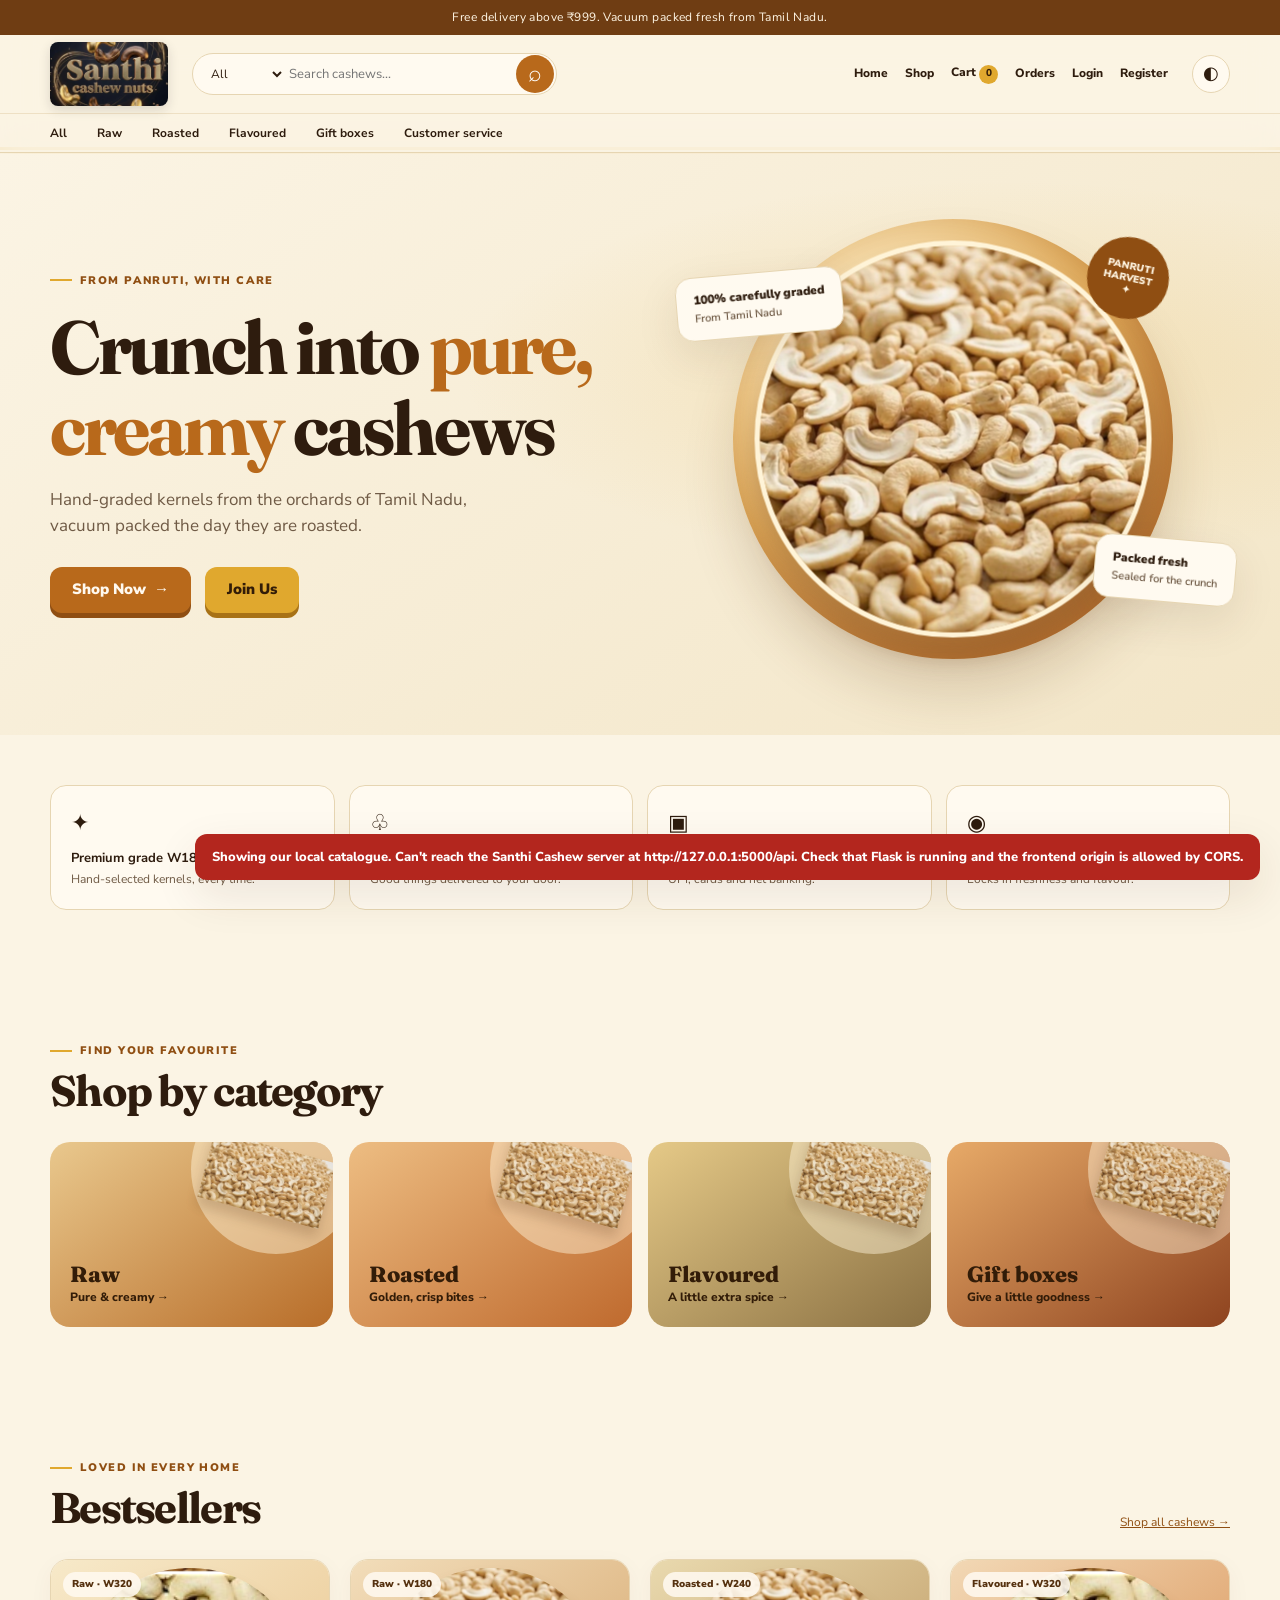
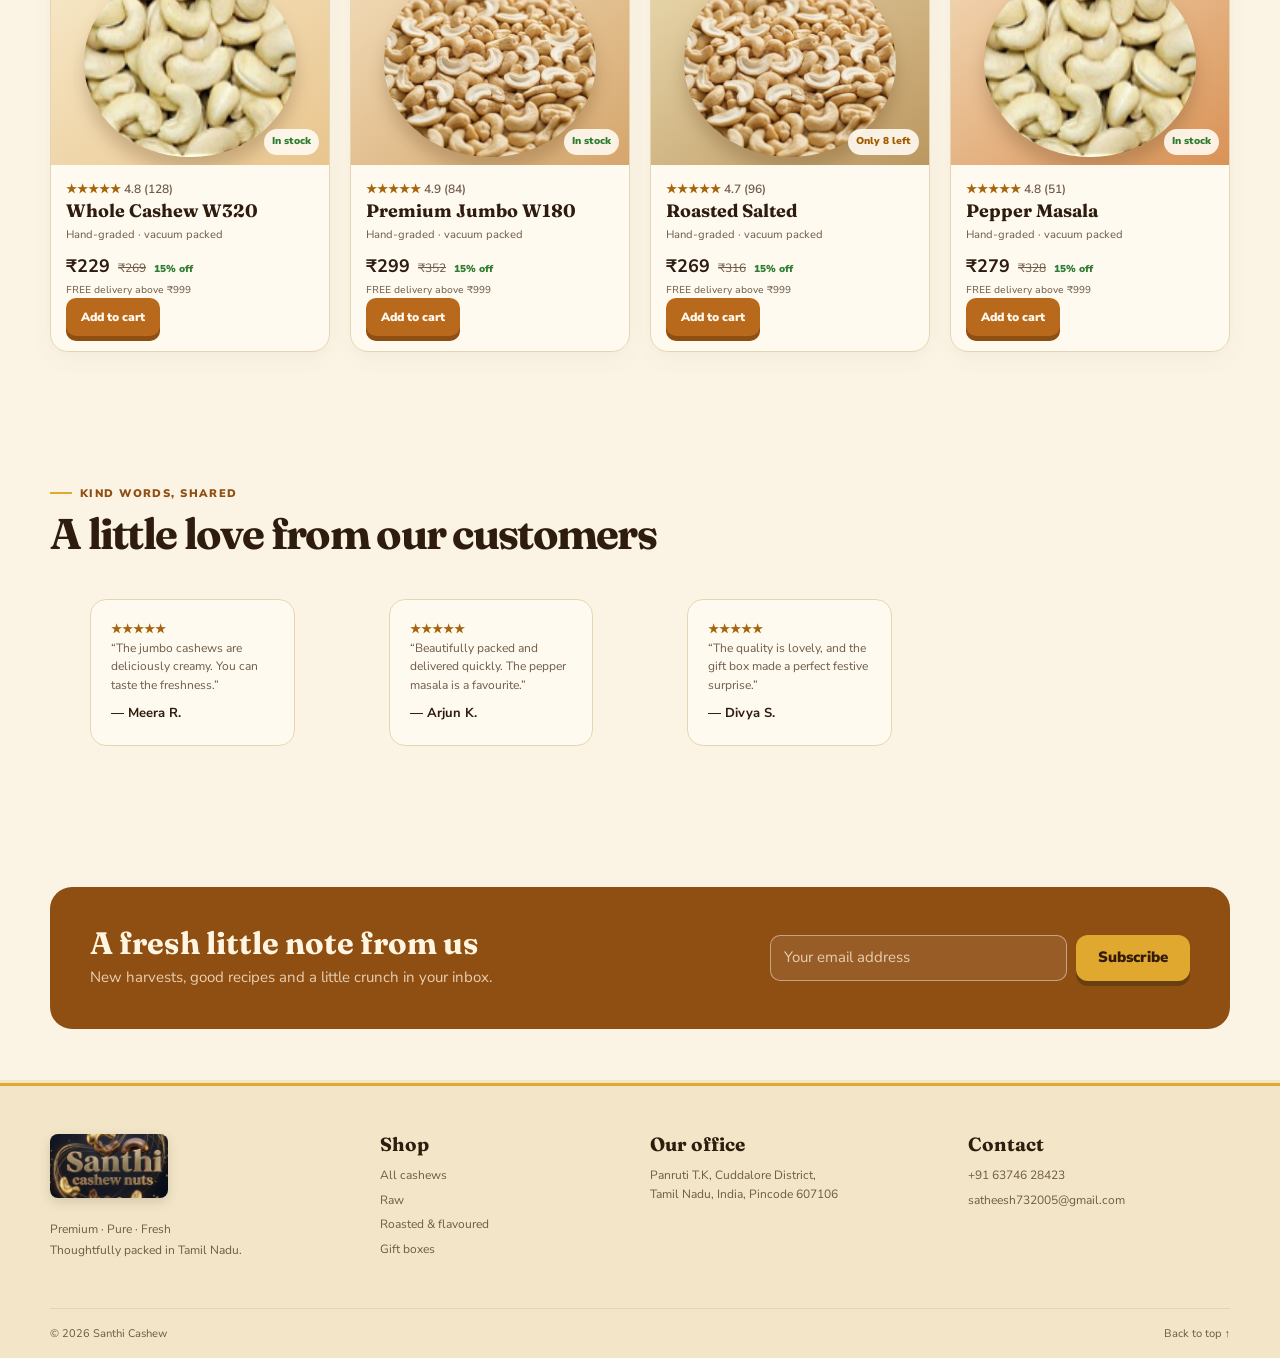
<file: index.html>
<!doctype html>
<html lang="en">
<head>
  <meta charset="utf-8">
  <meta name="viewport" content="width=device-width, initial-scale=1">
  <meta name="theme-color" content="#fbf4e4">
  <meta name="description" content="Premium, pure and fresh Panruti cashews from Santhi Cashew.">
  <title>Santhi Cashew | Premium · Pure · Fresh</title>
  <link rel="preconnect" href="https://fonts.googleapis.com">
  <link rel="preconnect" href="https://fonts.gstatic.com" crossorigin>
  <link href="https://fonts.googleapis.com/css2?family=Fraunces:opsz,wght@9..144,600;9..144,800&family=Nunito+Sans:wght@400;500;600;700;800&display=swap" rel="stylesheet">
  <link rel="icon" href="assets/santhi-logo.png" type="image/png">
  <link rel="stylesheet" href="css/style.css">
  <script src="js/api.js" defer></script>
  <script src="js/app.js" defer></script>
</head>
<body>
  <a class="skip-link" href="#main">Skip to content</a>
  <div class="announcement">Free delivery above ₹999. <span>Vacuum packed fresh from Tamil Nadu.</span></div>
  <header class="site-header">
    <div class="header-main wrap">
      <a class="brand" href="#/" aria-label="Santhi Cashew home">
        <img src="assets/santhi-logo.png" alt="Santhi Cashews logo" width="118" height="64">
      </a>
      <form id="header-search" class="header-search" role="search">
        <label class="sr-only" for="header-category">Search category</label>
        <select id="header-category" aria-label="Search category">
          <option value="">All</option><option>Raw</option><option>Roasted</option><option>Flavoured</option><option>Gift</option>
        </select>
        <label class="sr-only" for="header-query">Search cashews</label>
        <input id="header-query" type="search" placeholder="Search cashews..." autocomplete="off">
        <button class="search-submit" type="submit" aria-label="Search">⌕</button>
      </form>
      <nav class="main-nav" aria-label="Main navigation">
        <a href="#/">Home</a><a href="#/shop">Shop</a><a href="#/cart">Cart <span id="cart-count" class="cart-count">0</span></a>
        <a href="#/orders">Orders</a><a id="login-link" href="#/login">Login</a><a id="register-link" href="#/register">Register</a>
        <span id="user-greeting" class="user-greeting" hidden></span><button id="logout-button" class="nav-logout" type="button" hidden>Logout</button>
      </nav>
      <button id="theme-toggle" class="theme-toggle" type="button" aria-label="Toggle dark mode" title="Toggle dark mode">◐</button>
      <button id="menu-toggle" class="menu-toggle" type="button" aria-label="Open menu" aria-expanded="false">☰</button>
    </div>
    <nav class="category-nav" aria-label="Shop categories">
      <div class="wrap category-links">
        <a href="#/shop">All</a><a href="#/shop?category=Raw">Raw</a><a href="#/shop?category=Roasted">Roasted</a><a href="#/shop?category=Flavoured">Flavoured</a><a href="#/shop?category=Gift">Gift boxes</a><a href="#footer">Customer service</a>
      </div>
    </nav>
  </header>
  <main id="main" tabindex="-1"><div class="loading-state">Gathering the good stuff…</div></main>
  <footer id="footer" class="site-footer">
    <div class="wrap footer-grid">
      <div class="footer-brand"><a class="brand" href="#/" aria-label="Santhi Cashew home"><img src="assets/santhi-logo.png" alt="Santhi Cashews logo" width="118" height="64"></a><p>Premium · Pure · Fresh<br>Thoughtfully packed in Tamil Nadu.</p></div>
      <div><h3>Shop</h3><a href="#/shop">All cashews</a><a href="#/shop?category=Raw">Raw</a><a href="#/shop?category=Roasted">Roasted &amp; flavoured</a><a href="#/shop?category=Gift">Gift boxes</a></div>
      <div><h3>Our office</h3><p>Panruti T.K, Cuddalore District,<br>Tamil Nadu, India, Pincode 607106</p></div>
      <div><h3>Contact</h3><a href="tel:+916374628423">+91 63746 28423</a><a href="mailto:satheesh732005@gmail.com">satheesh732005@gmail.com</a></div>
    </div>
    <div class="footer-bottom wrap"><span>© <span id="year"></span> Santhi Cashew</span><a href="#main">Back to top ↑</a></div>
  </footer>
  <div id="modal-root"></div>
  <div id="toast-region" class="toast-region" aria-live="polite" aria-atomic="true"></div>
</body>
</html>
</file>
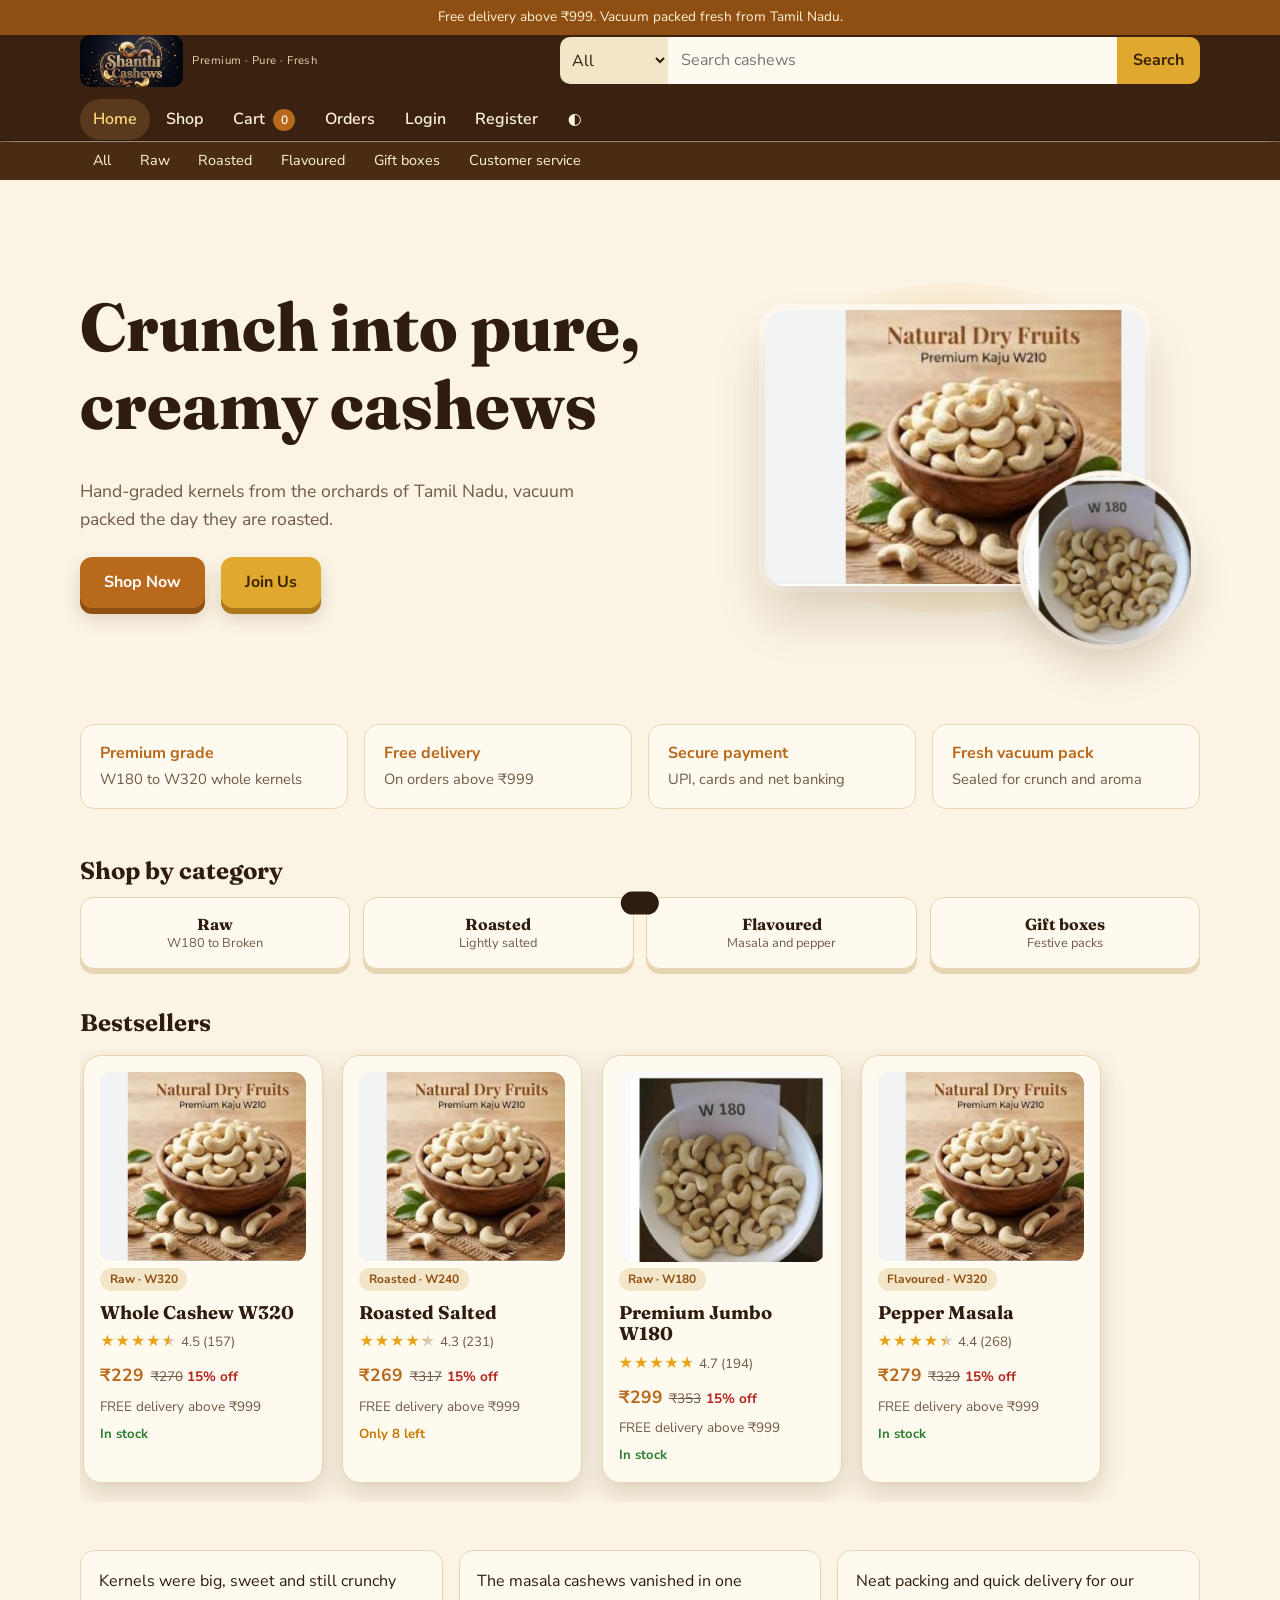
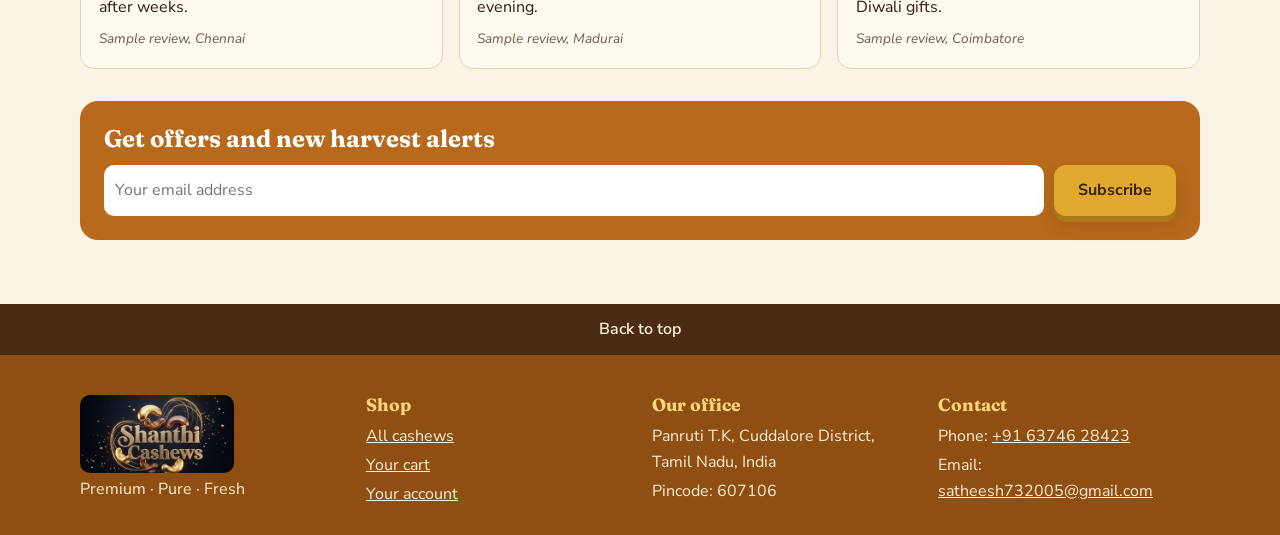
<file: santhi-cashew (1).html>
<!DOCTYPE html>
<html lang="en">
<head>
<meta charset="utf-8">
<meta name="viewport" content="width=device-width, initial-scale=1, viewport-fit=cover">
<title>Santhi Cashew – Premium · Pure · Fresh</title>
<link rel="preconnect" href="https://fonts.googleapis.com">
<link href="https://fonts.googleapis.com/css2?family=Fraunces:opsz,wght@9..144,600;9..144,800&family=Nunito+Sans:wght@400;600;700&display=swap" rel="stylesheet">
<style>
:root{--bg:#fbf4e4;--bg2:#f3e6c8;--card:#fffaf0;--ink:#2e1c0e;--mute:#6f5a45;--brand:#b8691b;--brand2:#8f4e12;--gold:#e0a82e;--line:#e6d5b2;--sh:rgba(80,45,10,.18);--err:#b3261e;--ok:#2e7d32;
--fd:'Fraunces',Georgia,serif;--fb:'Nunito Sans',system-ui,sans-serif;box-sizing:border-box;padding-top:env(safe-area-inset-top,0px);padding-bottom:env(safe-area-inset-bottom,0px)}
@media(prefers-color-scheme:dark){:root:not([data-theme="light"]){--bg:#1c130b;--bg2:#271a0f;--card:#2d2013;--ink:#f7ead2;--mute:#c4ad8c;--line:#4a3520;--sh:rgba(0,0,0,.5);--err:#ff8a80;--ok:#81c784}}
:root[data-theme="dark"]{--bg:#1c130b;--bg2:#271a0f;--card:#2d2013;--ink:#f7ead2;--mute:#c4ad8c;--line:#4a3520;--sh:rgba(0,0,0,.5);--err:#ff8a80;--ok:#81c784}
*,*::before,*::after{box-sizing:inherit}
html{scroll-padding-top:env(safe-area-inset-top,0px);scroll-behavior:smooth}
body{margin:0;background:var(--bg);color:var(--ink);font:16px/1.6 var(--fb);overflow-x:hidden}
h1,h2,h3{font-family:var(--fd);line-height:1.15;margin:0 0 .5em}
a{color:inherit}button,input,select{font:inherit;color:inherit}
:focus-visible{outline:3px solid var(--gold);outline-offset:2px}
.wrap{width:min(1120px,100% - 2rem);margin:auto}
.sr{position:absolute;left:-9999px}
/* nav */
header{position:sticky;top:0;z-index:50;background:color-mix(in srgb,var(--bg) 90%,transparent);backdrop-filter:blur(10px);border-bottom:1px solid var(--line);padding-top:env(safe-area-inset-top,0px)}
.nav{display:flex;align-items:center;gap:.75rem;min-height:64px;flex-wrap:wrap}
.logo{display:flex;align-items:center;gap:.6rem;text-decoration:none;margin-right:auto}
.logo b{display:block;font:800 1.25rem/1 var(--fd);color:var(--brand)}.logo small{display:block;font-size:.7rem;color:var(--mute);letter-spacing:.04em}
.menu{display:flex;gap:.25rem;align-items:center;flex-wrap:wrap}
.menu a,.menu button.lnk{padding:.5rem .8rem;border-radius:99px;text-decoration:none;font-weight:600;background:none;border:0;cursor:pointer}
.menu a:hover,.menu a.on{background:var(--bg2);color:var(--brand)}
.badge{display:inline-grid;place-items:center;min-width:1.4rem;height:1.4rem;padding:0 .3rem;border-radius:99px;background:var(--brand);color:#fff;font-size:.75rem;margin-left:.25rem}
.badge.pop{animation:pop .5s}@keyframes pop{40%{transform:scale(1.7)}}
@media(max-width:700px){.menu{width:100%;justify-content:space-between;padding-bottom:.4rem}.menu a{padding:.4rem .5rem;font-size:.9rem}}
/* 3D buttons */
.btn{display:inline-block;border:0;cursor:pointer;text-decoration:none;font-weight:700;padding:.8rem 1.5rem;border-radius:12px;background:var(--brand);color:#fff;box-shadow:0 6px 0 var(--brand2),0 10px 18px var(--sh);transform:translateY(0);transition:transform .12s,box-shadow .12s}
.btn:hover{transform:translateY(-2px)}.btn:active{transform:translateY(5px);box-shadow:0 1px 0 var(--brand2),0 3px 6px var(--sh)}
.btn.alt{background:var(--gold);color:#3a2205;box-shadow:0 6px 0 #a9791a,0 10px 18px var(--sh)}
.btn.alt:active{box-shadow:0 1px 0 #a9791a}
.btn[disabled]{opacity:.5;cursor:not-allowed}.btn.sm{padding:.5rem 1rem;font-size:.9rem}
/* pages */
.page{display:none;padding:2rem 0 4rem}.page.on{display:block;animation:tiltIn .6s cubic-bezier(.2,.8,.2,1);transform-origin:50% 0;perspective:900px}
@keyframes tiltIn{from{opacity:0;transform:perspective(900px) rotateX(10deg) translateY(24px)}}
.rv{opacity:0;transform:translateY(32px);transition:opacity .7s,transform .7s}.rv.in{opacity:1;transform:none}
/* hero */
.hero{display:grid;gap:2rem;align-items:center;padding:1rem 0 2.5rem;position:relative}
.hero h1{font-size:clamp(2.2rem,7vw,4.2rem);font-weight:800}
.hero p{color:var(--mute);max-width:46ch;font-size:1.1rem}.cta{display:flex;gap:1rem;flex-wrap:wrap;margin-top:1.5rem}
.stage{position:relative;height:340px;perspective:900px;display:grid;place-items:center}
@media(min-width:800px){.hero{grid-template-columns:1.1fr .9fr}.stage{height:440px}}
.c3d{position:relative;width:var(--s,120px);height:var(--s,120px);transform-style:preserve-3d}
.c3d i{position:absolute;inset:0;display:block}.c3d svg{width:100%;height:100%;display:block}
.hero .c3d{--s:min(300px,70vw);animation:sway 7s ease-in-out infinite}
@keyframes sway{0%,100%{transform:rotateX(55deg) rotateZ(-20deg) rotateY(-12deg)}50%{transform:rotateX(55deg) rotateZ(25deg) rotateY(12deg)}}
@keyframes spin{to{transform:rotateX(55deg) rotateZ(360deg)}}
.fl{position:absolute;transition:transform .25s ease-out;pointer-events:none}.fl .c3d{--s:46px;transform:rotateX(50deg) rotateZ(var(--r));animation:bob 4s ease-in-out infinite}
@keyframes bob{50%{translate:0 -10px}}
/* features */
.feat{display:grid;grid-template-columns:repeat(auto-fit,minmax(210px,1fr));gap:1rem;margin:1rem 0 3rem}
.feat div{background:var(--card);border:1px solid var(--line);border-radius:14px;padding:1rem 1.2rem}.feat strong{display:block;color:var(--brand)}
.feat span{color:var(--mute);font-size:.92rem}
/* products */
.grid{display:grid;grid-template-columns:repeat(auto-fill,minmax(240px,1fr));gap:1.4rem}
.card{background:var(--card);border:1px solid var(--line);border-radius:18px;padding:1rem;box-shadow:0 10px 24px var(--sh);transform-style:preserve-3d;transition:transform .15s ease-out;cursor:pointer;display:flex;flex-direction:column;gap:.4rem;text-align:left;width:100%}
.card .img{height:170px;display:grid;place-items:center;border-radius:12px;background:radial-gradient(circle at 50% 40%,var(--bg2),transparent 75%);perspective:600px}
.card .c3d{--s:110px;transform:rotateX(55deg) rotateZ(-25deg);transition:transform .4s}
.card:hover .c3d{animation:spin 3s linear infinite}
.card h3{font-size:1.15rem;margin:.3rem 0 0}.meta{color:var(--mute);font-size:.85rem}.price{font-weight:700;color:var(--brand);font-size:1.1rem}
.tag{display:inline-block;font-size:.75rem;font-weight:700;padding:.1rem .6rem;border-radius:99px;background:var(--bg2);color:var(--brand2)}
.stk{font-size:.82rem;font-weight:700}.in-s{color:var(--ok)}.low{color:#c77700}.out{color:var(--err)}
.chips{display:flex;gap:.5rem;flex-wrap:wrap;margin:1rem 0 1.5rem}
.chip{border:1.5px solid var(--line);background:var(--card);padding:.4rem 1rem;border-radius:99px;cursor:pointer;font-weight:600}
.chip[aria-pressed=true]{background:var(--brand);border-color:var(--brand);color:#fff}
/* modal */
.modal{position:fixed;inset:0;background:rgba(20,10,0,.6);display:none;place-items:center;z-index:100;padding:1rem}.modal.on{display:grid}
.mbox{background:var(--bg);border-radius:20px;max-width:820px;width:100%;max-height:92vh;overflow:auto;padding:1.5rem;display:grid;gap:1.5rem;position:relative;animation:tiltIn .4s}
@media(min-width:700px){.mbox{grid-template-columns:.8fr 1.2fr}}
.mbox .img{display:grid;place-items:center;min-height:220px;background:var(--bg2);border-radius:14px;perspective:700px}.mbox .c3d{--s:170px;transform:rotateX(55deg) rotateZ(-25deg);animation:spin 8s linear infinite}
.x{position:absolute;right:.8rem;top:.6rem;background:none;border:0;font-size:1.8rem;cursor:pointer}
.sizes{display:flex;gap:.5rem;flex-wrap:wrap;margin:.6rem 0}.sizes label{cursor:pointer}.sizes input{position:absolute;opacity:0}
.sizes span{display:block;padding:.5rem .9rem;border:1.5px solid var(--line);border-radius:10px;background:var(--card);font-weight:600}
.sizes input:checked+span{border-color:var(--brand);background:var(--brand);color:#fff}.sizes input:focus-visible+span{outline:3px solid var(--gold)}
table{border-collapse:collapse;width:100%;font-size:.9rem}td{padding:.25rem .4rem;border-bottom:1px solid var(--line)}
/* cart */
.row{display:grid;grid-template-columns:70px 1fr auto;gap:1rem;align-items:center;background:var(--card);border:1px solid var(--line);border-radius:14px;padding:.8rem;margin-bottom:.8rem}
.row .c3d{--s:54px;transform:rotateX(55deg) rotateZ(-25deg);margin:auto}.qty{display:inline-flex;align-items:center;gap:.5rem}
.qty button{width:2rem;height:2rem;border-radius:50%;border:1.5px solid var(--brand);background:none;cursor:pointer;font-weight:700}
.sum{background:var(--card);border:1px solid var(--line);border-radius:14px;padding:1.2rem;margin-top:1rem}.sum p{display:flex;justify-content:space-between;margin:.3rem 0}
.rm{background:none;border:0;color:var(--err);cursor:pointer;text-decoration:underline}
/* forms */
.auth{max-width:560px;margin:auto;perspective:1100px}.form{background:var(--card);border:1px solid var(--line);border-radius:20px;padding:1.6rem;box-shadow:0 14px 30px var(--sh)}
.page.on .form{animation:flipIn .8s cubic-bezier(.2,.8,.2,1)}@keyframes flipIn{from{opacity:0;transform:rotateY(-80deg)}}
.fg{display:grid;gap:1rem}@media(min-width:560px){.two{grid-template-columns:1fr 1fr}}
.f label{display:block;font-weight:600;font-size:.9rem;margin-bottom:.2rem}
.f input,.f select{width:100%;padding:.7rem .8rem;border:1.5px solid var(--line);border-radius:10px;background:var(--bg)}
.f.bad input,.f.bad select{border-color:var(--err)}.er{color:var(--err);font-size:.82rem;min-height:1.1em;margin:.2rem 0 0}
.ck{display:flex;gap:.5rem;align-items:flex-start;font-size:.92rem}.ck input{margin-top:.35rem}
.sw{margin-top:1rem;text-align:center;color:var(--mute)}
/* footer, toast */
footer{background:var(--brand2);color:#fbeed3;padding:2.5rem 0 calc(1.5rem + env(safe-area-inset-bottom,0px))}footer .wrap{display:grid;gap:1.5rem;grid-template-columns:repeat(auto-fit,minmax(220px,1fr))}
footer h3{font-size:1.1rem;color:#ffd77a}footer p{margin:.2rem 0}
#toast{position:fixed;left:50%;bottom:calc(1.2rem + env(safe-area-inset-bottom,0px));transform:translate(-50%,150%);background:var(--ink);color:var(--bg);padding:.7rem 1.2rem;border-radius:12px;z-index:200;transition:transform .3s}#toast.on{transform:translate(-50%,0)}
.ann{background:var(--brand2);color:#fff3d9;text-align:center;font-size:.85rem;padding:.4rem 1rem}
.cats{display:grid;grid-template-columns:repeat(auto-fit,minmax(140px,1fr));gap:.8rem;margin-bottom:2.5rem}
.cat{background:var(--card);border:1px solid var(--line);border-radius:14px;padding:1rem;cursor:pointer;font:700 1rem var(--fd);box-shadow:0 5px 0 var(--line);transition:transform .12s,box-shadow .12s}.cat:hover{transform:translateY(-2px)}.cat:active{transform:translateY(4px);box-shadow:0 1px 0 var(--line)}.cat small{display:block;font:400 .8rem var(--fb);color:var(--mute)}
.tools{display:flex;gap:.75rem;flex-wrap:wrap;margin:1rem 0}.tools input,.tools select{padding:.65rem .9rem;border:1.5px solid var(--line);border-radius:10px;background:var(--card)}.tools input{flex:1;min-width:200px}
.quotes{display:grid;grid-template-columns:repeat(auto-fit,minmax(240px,1fr));gap:1rem;margin:3rem 0 2rem}.quotes blockquote{margin:0;background:var(--card);border:1px solid var(--line);border-radius:14px;padding:1.1rem}.quotes cite{display:block;margin-top:.5rem;color:var(--mute);font-size:.85rem}
.nl{background:var(--brand);color:#fff;border-radius:18px;padding:1.5rem;display:grid;gap:.8rem}.nl h2{margin:0}.nl form{display:flex;gap:.6rem;flex-wrap:wrap}.nl input{flex:1;min-width:200px;padding:.7rem;border-radius:10px;border:0;color:#2e1c0e}
.co{display:grid;gap:1.5rem}@media(min-width:800px){.co{grid-template-columns:1.4fr 1fr;align-items:start}}.co .sum{margin:0}
.pay{border:1.5px solid var(--line);border-radius:12px;margin:1rem 0}.pay label{display:block;padding:.3rem 0}.ok{max-width:520px;margin:auto;text-align:center}
header{background:#3b2210;border-color:#2a190b;color:#fff3d9}header .logo b{color:#ffd77a}header .logo small{color:#e9d3ae}
header .menu a,header .menu button.lnk{color:#fff3d9}header .menu a:hover,header .menu a.on{background:#5a3a1d;color:#ffd77a}
.srch{display:flex;flex:1 1 100%;order:3;margin-bottom:.5rem}.srch select{border:0;border-radius:10px 0 0 10px;background:#f3e6c8;color:#2e1c0e;padding:0 .5rem;max-width:7rem}.srch input{flex:1;min-width:0;border:0;padding:.65rem .8rem;color:#2e1c0e;background:#fffaf0}.srch button{border:0;border-radius:0 10px 10px 0;background:var(--gold);color:#3a2205;font-weight:700;padding:0 1rem;cursor:pointer}
@media(min-width:900px){.srch{order:0;flex:1 1 380px;max-width:640px;margin:0}}
.strip{background:#4a2c14;color:#fff3d9;font-size:.9rem}.strip .wrap{display:flex;gap:.2rem;overflow-x:auto;white-space:nowrap}.strip a{padding:.5rem .8rem;text-decoration:none}.strip a:hover{background:#5a3a1d;color:#ffd77a}
.st>span{background:linear-gradient(90deg,#e8a317 var(--w),#d9cbb3 var(--w));-webkit-background-clip:text;background-clip:text;color:transparent;letter-spacing:1px}.st small{color:var(--mute)}
.price s{color:var(--mute);font-weight:400;font-size:.85rem;margin-left:.4rem}.price em{font-style:normal;color:var(--err);font-size:.85rem;margin-left:.3rem}
.shopwrap{display:grid;gap:1.2rem}@media(min-width:900px){.shopwrap{grid-template-columns:200px 1fr;align-items:start}}.fil{background:var(--card);border:1px solid var(--line);border-radius:14px;padding:1rem}.fil h3{font-size:1rem;margin:.6rem 0 .2rem}.fil label{display:block;font-size:.92rem;padding:.15rem 0}
.bb{display:flex;gap:.8rem;flex-wrap:wrap;margin-top:.5rem}
#best{display:flex;overflow-x:auto;gap:1.2rem;padding:.4rem .2rem 1.2rem;scroll-snap-type:x mandatory}#best .card{flex:0 0 240px;scroll-snap-align:start}
.top{display:block;text-align:center;background:#4a2c14;color:#fff3d9;padding:.8rem;text-decoration:none;font-weight:600}footer a{color:#fbeed3}
.pic{height:100%;width:auto;max-width:100%;transition:transform .3s}.card:hover .pic{transform:scale(1.08) rotate(-3deg)}.mbox .pic{width:100%;height:auto;max-width:300px}.row .pic{width:70px;height:52px}
.ord{background:var(--card);border:1px solid var(--line);border-radius:14px;padding:1rem;margin-bottom:1rem}.oh{display:flex;justify-content:space-between;gap:1rem}.oh .meta{display:block}.os{color:var(--ok)}.os.bad{color:var(--err)}
.trk{display:flex;list-style:none;padding:0;margin:.8rem 0;gap:.3rem;overflow-x:auto}.trk li{flex:1;min-width:84px;text-align:center;font-size:.78rem;padding-top:.6rem;border-top:4px solid var(--line);color:var(--mute)}.trk li.on{border-color:var(--ok);color:var(--ink);font-weight:700}
.card .img{height:190px;overflow:hidden;padding:0;background:var(--bg2)}.card .pic{width:100%;height:100%;object-fit:cover;border-radius:12px}.card:hover .pic{transform:scale(1.06)}.mbox .pic{width:100%;max-width:100%;height:auto;max-height:320px;object-fit:cover;border-radius:12px}.row .pic{width:70px;height:52px;object-fit:cover;border-radius:8px}
.lg{height:52px;width:auto;border-radius:10px;display:block}@media(max-width:520px){.logo small{display:none}}
.ph{position:relative;width:min(380px,86%);aspect-ratio:386/280;transform-style:preserve-3d;transform:rotateX(var(--rx,0deg)) rotateY(var(--ry,0deg));transition:transform .2s ease-out}
.ph-main{position:absolute;inset:0;width:100%;height:100%;object-fit:cover;border-radius:20px;box-shadow:0 30px 50px var(--sh),0 0 0 6px var(--card);animation:phsway 7s ease-in-out infinite}
@keyframes phsway{0%,100%{transform:rotateY(-14deg) rotateX(4deg) translateZ(20px)}50%{transform:rotateY(14deg) rotateX(-4deg) translateZ(50px)}}
.ph-sub{position:absolute;width:40%;aspect-ratio:1;object-fit:cover;right:-6%;bottom:-14%;border-radius:50%;box-shadow:0 20px 36px var(--sh),0 0 0 5px var(--card);transform:translateZ(90px);animation:phbob 5s ease-in-out infinite}
@keyframes phbob{50%{transform:translateZ(120px) translateY(-12px) rotate(6deg)}}
.ph-glow{position:absolute;inset:-14%;border-radius:50%;background:radial-gradient(circle,rgba(224,168,46,.45),transparent 68%);transform:translateZ(-60px)}
@media(prefers-reduced-motion:reduce){*,*::before,*::after{animation:none!important;transition:none!important;scroll-behavior:auto!important}.rv{opacity:1;transform:none}}
</style>
</head>
<body>
<svg width="0" height="0" style="position:absolute" aria-hidden="true"><defs><symbol id="cs" viewBox="0 0 100 100"><path d="M72 10C46 4 18 22 16 52c-2 24 15 40 32 37 9-2 13-8 8-13-6-6-15-4-18-15-4-14 8-27 24-27 10 0 15 6 20 3 6-4 3-16-10-27z" fill="currentColor"/></symbol><symbol id="ck" viewBox="0 0 100 100"><path d="M72 10C46 4 18 22 16 52c-2 24 15 40 32 37 9-2 13-8 8-13-6-6-15-4-18-15-4-14 8-27 24-27 10 0 15 6 20 3 6-4 3-16-10-27z"/></symbol><radialGradient id="g1" cx=".35" cy=".3" r=".85"><stop offset="0" stop-color="#fff3d2"/><stop offset=".55" stop-color="#efcf8d"/><stop offset="1" stop-color="#c9954a"/></radialGradient><radialGradient id="g2" cx=".35" cy=".3" r=".85"><stop offset="0" stop-color="#f0c183"/><stop offset=".55" stop-color="#c8853c"/><stop offset="1" stop-color="#85501c"/></radialGradient><radialGradient id="g3" cx=".35" cy=".3" r=".85"><stop offset="0" stop-color="#e3b077"/><stop offset=".55" stop-color="#b3732f"/><stop offset="1" stop-color="#6b3a14"/></radialGradient></defs></svg>
<a class="sr" href="#main">Skip to content</a>
<div class="ann">Free delivery above ₹999. Vacuum packed fresh from Tamil Nadu.</div>
<header><div class="wrap nav">
<a class="logo" href="#/" aria-label="Santhi Cashew home">
<img class="lg" src="[data-uri]" alt="Shanthi Cashews logo" width="104" height="52">
<span><b class="sr">Santhi Cashew</b><small>Premium · Pure · Fresh</small></span></a>
<form class="srch" id="hs" role="search"><label class="sr" for="hc">Category</label><select id="hc"><option>All</option><option>Raw</option><option>Roasted</option><option>Flavoured</option><option>Gift</option></select><label class="sr" for="hq">Search Santhi Cashew</label><input id="hq" type="search" placeholder="Search cashews"><button type="submit" aria-label="Search">Search</button></form>
<nav class="menu" aria-label="Main">
<a href="#/" data-r="">Home</a><a href="#/shop" data-r="shop">Shop</a>
<a href="#/cart" data-r="cart">Cart <span class="badge" id="cnt">0</span></a>
<a href="#/orders" data-r="orders">Orders</a><a href="#/login" data-r="login">Login</a><a href="#/register" data-r="register">Register</a>
<button class="lnk" id="th" aria-label="Toggle dark mode">◐</button></nav></div></header>
<div class="strip"><div class="wrap"><a href="#/shop" data-cat="All">All</a><a href="#/shop" data-cat="Raw">Raw</a><a href="#/shop" data-cat="Roasted">Roasted</a><a href="#/shop" data-cat="Flavoured">Flavoured</a><a href="#/shop" data-cat="Gift">Gift boxes</a><a href="#/login">Customer service</a></div></div>
<main id="main" class="wrap">
<section class="page" id="p-home">
<div class="hero"><div><h1>Crunch into pure, creamy cashews</h1><p>Hand-graded kernels from the orchards of Tamil Nadu, vacuum packed the day they are roasted.</p>
<div class="cta"><a class="btn" href="#/shop">Shop Now</a><a class="btn alt" href="#/register">Join Us</a></div></div>
<div class="stage" id="stage"></div></div>
<div class="feat rv"><div><strong>Premium grade</strong><span>W180 to W320 whole kernels</span></div><div><strong>Free delivery</strong><span>On orders above ₹999</span></div><div><strong>Secure payment</strong><span>UPI, cards and net banking</span></div><div><strong>Fresh vacuum pack</strong><span>Sealed for crunch and aroma</span></div></div>
<h2 class="rv">Shop by category</h2><div class="cats rv"><button class="cat" data-c="Raw">Raw<small>W180 to Broken</small></button><button class="cat" data-c="Roasted">Roasted<small>Lightly salted</small></button><button class="cat" data-c="Flavoured">Flavoured<small>Masala and pepper</small></button><button class="cat" data-c="Gift">Gift boxes<small>Festive packs</small></button></div>
<h2 class="rv">Bestsellers</h2><div class="grid" id="best"></div>
<div class="quotes rv"><blockquote>Kernels were big, sweet and still crunchy after weeks.<cite>Sample review, Chennai</cite></blockquote><blockquote>The masala cashews vanished in one evening.<cite>Sample review, Madurai</cite></blockquote><blockquote>Neat packing and quick delivery for our Diwali gifts.<cite>Sample review, Coimbatore</cite></blockquote></div>
<div class="nl rv"><h2>Get offers and new harvest alerts</h2><form id="nl" novalidate><label class="sr" for="nle">Email</label><input id="nle" type="email" placeholder="Your email address"><button class="btn alt" type="submit">Subscribe</button></form></div></section>
<section class="page" id="p-shop"><h2>Shop cashews</h2><div class="tools"><label class="sr" for="q">Search cashews</label><input id="q" type="search" placeholder="Search by name or grade"><label class="sr" for="so">Sort</label><select id="so"><option value="">Sort: Featured</option><option value="lo">Price: low to high</option><option value="hi">Price: high to low</option><option value="az">Name: A to Z</option></select></div><div class="chips" id="chips" role="group" aria-label="Filter by category"></div><div class="shopwrap"><aside class="fil" aria-label="Filters"><h3>Grade</h3><label><input type="radio" name="fg" value="" checked> All grades</label><label><input type="radio" name="fg" value="W180"> W180 Jumbo</label><label><input type="radio" name="fg" value="W240"> W240</label><label><input type="radio" name="fg" value="W320"> W320</label><label><input type="radio" name="fg" value="Broken"> Broken pieces</label><h3>Price (250 g)</h3><label><input type="radio" name="fp" value="" checked> Any price</label><label><input type="radio" name="fp" value="0-250"> Under ₹250</label><label><input type="radio" name="fp" value="250-300"> ₹250 to ₹300</label><label><input type="radio" name="fp" value="300-9999"> Over ₹300</label></aside><div class="grid" id="shop"></div></div></section>
<section class="page" id="p-cart"><h2>Your cart</h2><div id="cartbox"></div></section>
<section class="page" id="p-orders"><h2>Your orders</h2><div id="olist"></div></section>
<section class="page" id="p-checkout"><h2>Checkout</h2><div class="co"><form class="form" id="cf" novalidate><h3>Delivery details</h3><div class="fg two"><div class="f"><label for="c_name">Full name</label><input id="c_name" name="name" autocomplete="name"><p class="er" role="alert"></p></div><div class="f"><label for="c_mob">Mobile</label><input id="c_mob" name="mob" inputmode="numeric" maxlength="10" autocomplete="tel-national"><p class="er" role="alert"></p></div><div class="f"><label for="c_ad">Address</label><input id="c_ad" name="ad" autocomplete="street-address"><p class="er" role="alert"></p></div><div class="f"><label for="c_ct">City</label><input id="c_ct" name="ct" autocomplete="address-level2"><p class="er" role="alert"></p></div><div class="f"><label for="c_pc">Pincode</label><input id="c_pc" name="pc" inputmode="numeric" maxlength="6" autocomplete="postal-code"><p class="er" role="alert"></p></div><div class="f"><label for="c_st">State</label><select id="c_st" name="st"></select><p class="er" role="alert"></p></div></div><fieldset class="pay"><legend>Payment method</legend><label><input type="radio" name="pay" value="COD" checked> Cash on delivery</label><label><input type="radio" name="pay" value="UPI"> UPI</label><label><input type="radio" name="pay" value="Card"> Debit or credit card</label><div class="f" id="upiw" hidden><label for="c_upi">UPI ID</label><input id="c_upi" name="upi" placeholder="name@bank" autocomplete="off"><p class="er" role="alert"></p></div><p class="meta" id="cardn" hidden>Card details are entered in Razorpay's secure window in live mode. This demo marks card orders as paid.</p></fieldset><button class="btn" type="submit">Place order</button></form><aside class="sum" id="cosum" aria-label="Order summary"></aside></div></section>
<section class="page" id="p-success"><div class="form ok"><h2>Order placed</h2><p>Thank you! Your order number is <strong id="oid"></strong>.</p><p id="opay"></p><div class="bb" style="justify-content:center"><a class="btn" href="#/orders">View my orders</a><a class="btn alt" href="#/shop">Continue shopping</a></div></div></section>
<section class="page" id="p-login"><div class="auth"><form class="form" id="lf" novalidate><h2>Welcome back</h2><div class="fg">
<div class="f"><label for="l_id">Email or mobile</label><input id="l_id" name="id" autocomplete="username"><p class="er" role="alert"></p></div>
<div class="f"><label for="l_pw">Password</label><input id="l_pw" name="pw" type="password" autocomplete="current-password"><p class="er" role="alert"></p></div>
<label class="ck"><input type="checkbox" id="l_rm"> Remember me</label><button class="btn" type="submit">Log in</button></div>
<p class="sw">New here? <a href="#/register">Create an account</a></p></form></div></section>
<section class="page" id="p-register"><div class="auth"><form class="form" id="rf" novalidate><h2>Create your account</h2><div class="fg two">
<div class="f"><label for="r_name">Full name</label><input id="r_name" name="name" autocomplete="name"><p class="er" role="alert"></p></div>
<div class="f"><label for="r_mob">Mobile</label><input id="r_mob" name="mob" inputmode="numeric" maxlength="10" autocomplete="tel-national"><p class="er" role="alert"></p></div>
<div class="f"><label for="r_em">Email</label><input id="r_em" name="em" type="email" autocomplete="email"><p class="er" role="alert"></p></div>
<div class="f"><label for="r_pw">Password</label><input id="r_pw" name="pw" type="password" autocomplete="new-password"><p class="er" role="alert"></p></div>
<div class="f"><label for="r_cp">Confirm password</label><input id="r_cp" name="cp" type="password" autocomplete="new-password"><p class="er" role="alert"></p></div>
<div class="f"><label for="r_ad">Address</label><input id="r_ad" name="ad" autocomplete="street-address"><p class="er" role="alert"></p></div>
<div class="f"><label for="r_ct">City</label><input id="r_ct" name="ct" autocomplete="address-level2"><p class="er" role="alert"></p></div>
<div class="f"><label for="r_pc">Pincode</label><input id="r_pc" name="pc" inputmode="numeric" maxlength="6" autocomplete="postal-code"><p class="er" role="alert"></p></div>
<div class="f"><label for="r_st">State</label><select id="r_st" name="st"></select><p class="er" role="alert"></p></div></div>
<div class="f" style="margin:1rem 0"><label class="ck"><input type="checkbox" id="r_tc" name="tc"> I agree to the terms and privacy policy</label><p class="er" role="alert"></p></div>
<button class="btn" type="submit">Register</button><p class="sw">Already registered? <a href="#/login">Log in</a></p></form></div></section>
</main>
<a class="top" href="#main" onclick="scrollTo(0,0);return false">Back to top</a>
<footer><div class="wrap"><div><img class="lg" src="[data-uri]" alt="Shanthi Cashews logo" style="height:78px"><p>Premium · Pure · Fresh</p></div>
<div><h3>Shop</h3><p><a href="#/shop">All cashews</a></p><p><a href="#/cart">Your cart</a></p><p><a href="#/login">Your account</a></p></div><div><h3>Our office</h3><p>Panruti T.K, Cuddalore District, Tamil Nadu, India</p><p>Pincode: 607106</p></div>
<div><h3>Contact</h3><p>Phone: <a href="tel:+916374628423">+91 63746 28423</a></p><p>Email: <a href="mailto:satheesh732005@gmail.com">satheesh732005@gmail.com</a></p></div></div></footer>
<div class="modal" id="modal" role="dialog" aria-modal="true" aria-labelledby="mt"><div class="mbox" id="mbox"></div></div>
<div id="toast" role="status" aria-live="polite"></div>
<script>
const P=[
{id:1,n:"Whole Cashew W320",c:"Raw",g:"W320",h:38,p:[229,445,870],s:120,d:"Classic creamy whole kernels, ideal for everyday snacking and cooking."},
{id:2,n:"Premium Jumbo W180",c:"Raw",g:"W180",h:42,p:[299,580,1140],s:40,d:"Our largest, plumpest kernels. Sweet, buttery and beautifully uniform."},
{id:3,n:"Roasted Salted",c:"Roasted",g:"W240",h:30,p:[269,520,1020],s:8,d:"Slow roasted in small batches with a light dusting of sea salt."},
{id:4,n:"Pepper Masala",c:"Flavoured",g:"W320",h:20,p:[279,540,1060],s:60,d:"Roasted cashews tossed in Kerala black pepper and house masala."},
{id:5,n:"Cashew Pieces",c:"Raw",g:"Broken",h:48,p:[179,340,660],s:200,d:"Broken kernels at a friendly price, perfect for sweets, gravies and baking."},
{id:6,n:"Festive Gift Box",c:"Gift",g:"W240",h:34,p:[399,749,1399],s:0,d:"Roasted and raw cashews in a keepsake box for Diwali, Pongal and weddings."}];
const SZ=["250 g","500 g","1 kg"],ST=["Andhra Pradesh","Karnataka","Kerala","Maharashtra","Puducherry","Tamil Nadu","Telangana","Other"];
const $=(s,e=document)=>e.querySelector(s),$$=(s,e=document)=>[...e.querySelectorAll(s)];
const rs=n=>"₹"+n.toLocaleString("en-IN");
const store={get(k,d){try{return JSON.parse(localStorage.getItem(k))??d}catch(e){return d}},set(k,v){try{localStorage.setItem(k,JSON.stringify(v))}catch(e){}}};
let cart=store.get("sc_cart",[]);
const RM=matchMedia("(prefers-reduced-motion:reduce)").matches;
function cashew(h,s){let o="";for(let i=0;i<14;i++)o+=`<i style="transform:translateZ(${i*(s?s/40:3)}px);color:hsl(${h},${60+i}%,${34+i*2.2}%)"><svg viewBox="0 0 100 100"><use href="#cs"/></svg></i>`;return`<div class="c3d">${o}</div>`}
function stock(p){return p.s===0?'<span class="stk out">Out of stock</span>':p.s<10?`<span class="stk low">Only ${p.s} left</span>`:'<span class="stk in-s">In stock</span>'}
const R=[0,4.5,4.7,4.3,4.4,4.1,4.6];function stars(p){const r=R[p.id];return`<span class="st" aria-label="${r} out of 5 stars"><span style="--w:${r/5*100}%">★★★★★</span> <small>${r} (${p.id*37+120})</small></span>`}
const IMG={a:"[data-uri]",b:"[data-uri]"};
const X={1:["100% natural raw cashew kernels","Snacking, curries, sweets"],2:["100% natural raw jumbo kernels","Gifting, premium snacking"],3:["Cashew kernels, edible oil, sea salt","Tea-time snack"],4:["Cashew kernels, black pepper, masala spices, salt, edible oil","Party snack"],5:["100% natural cashew pieces","Sweets, gravies, baking"],6:["Assorted raw and roasted cashew kernels","Festival gifting"]};
function pic(p){return`<img class="pic" src="${p.id===2?IMG.b:IMG.a}" alt="${p.n} natural cashew nuts" loading="lazy">`}
function card(p){return`<button class="card" data-id="${p.id}" aria-label="${p.n}, view details"><div class="img">${pic(p)}</div><span class="tag">${p.c} · ${p.g}</span><h3>${p.n}</h3>${stars(p)}<span class="price">${rs(p.p[0])}<s>${rs(Math.round(p.p[0]*1.18))}</s><em>15% off</em></span><span class="meta">FREE delivery above ₹999</span>${stock(p)}</button>`}
function tilt(root){$$(".card",root).forEach(c=>{if(RM)return;c.onmousemove=e=>{const r=c.getBoundingClientRect(),x=(e.clientX-r.left)/r.width-.5,y=(e.clientY-r.top)/r.height-.5;c.style.transform=`perspective(700px) rotateY(${x*14}deg) rotateX(${-y*14}deg)`};c.onmouseleave=()=>c.style.transform="";c.onclick=()=>openP(+c.dataset.id)});if(RM)$$(".card",root).forEach(c=>c.onclick=()=>openP(+c.dataset.id))}
function toast(m){const t=$("#toast");t.textContent=m;t.classList.add("on");clearTimeout(toast.t);toast.t=setTimeout(()=>t.classList.remove("on"),2500)}
/* hero */
$("#stage").innerHTML=`<div class="ph" id="ph"><div class="ph-glow"></div><img class="ph-main" src="${IMG.a}" alt="Natural premium cashew nuts in a wooden bowl"><img class="ph-sub" src="${IMG.b}" alt="Raw white W180 cashew nuts"></div>`;
if(!RM){const ph=$("#ph");addEventListener("mousemove",e=>{ph.style.setProperty("--ry",((e.clientX/innerWidth-.5)*24)+"deg");ph.style.setProperty("--rx",(-(e.clientY/innerHeight-.5)*18)+"deg")})}
/* shop */
$("#best").innerHTML=[1,3,2,4].map(i=>card(P.find(p=>p.id===i))).join("");
let cat="All",q="",sortBy="",gr="",pr=null;
function renderShop(){const cs=["All","Raw","Roasted","Flavoured","Gift"];$("#chips").innerHTML=cs.map(c=>`<button class="chip" aria-pressed="${c===cat}" data-c="${c}">${c}</button>`).join("");
const L=P.filter(p=>(cat==="All"||p.c===cat)&&(!gr||p.g===gr)&&(!pr||p.p[0]>pr[0]&&p.p[0]<=pr[1])&&(p.n+" "+p.c+" "+p.g).toLowerCase().includes(q)).sort((a,b)=>sortBy==="lo"?a.p[0]-b.p[0]:sortBy==="hi"?b.p[0]-a.p[0]:sortBy==="az"?a.n.localeCompare(b.n):a.id-b.id);$("#shop").innerHTML=L.length?L.map(card).join(""):'<p>No cashews match your search. Try another word or category.</p>';$$(".chip").forEach(b=>b.onclick=()=>{cat=b.dataset.c;renderShop()});tilt($("#shop"))}
/* modal */
$("#q").oninput=e=>{q=e.target.value.trim().toLowerCase();renderShop()};$$(".fil input").forEach(i=>i.onchange=()=>{if(i.name==="fg")gr=i.value;else pr=i.value?i.value.split("-").map(Number):null;renderShop()});$("#so").onchange=e=>{sortBy=e.target.value;renderShop()};
let lastF;
function openP(id){const p=P.find(x=>x.id===id);lastF=document.activeElement;
$("#mbox").innerHTML=`<button class="x" aria-label="Close">×</button><div class="img">${pic(p)}</div><div><span class="tag">${p.c} · Grade ${p.g}</span><h2 id="mt">${p.n}</h2><p>${p.d}</p>
<fieldset style="border:0;padding:0;margin:0"><legend class="meta">Pack size</legend><div class="sizes">${SZ.map((s,i)=>`<label><input type="radio" name="sz" value="${i}" ${i===0?"checked":""}><span>${s} · ${rs(p.p[i])}</span></label>`).join("")}</div></fieldset>
<p>${stars(p)}</p><p>${stock(p)}</p><p class="meta">Inclusive of all taxes. FREE delivery above ₹999.</p><div class="bb"><button class="btn" id="add" ${p.s?"":"disabled"}>Add to cart</button><button class="btn alt" id="buy" ${p.s?"":"disabled"}>Buy now</button></div>
<table style="margin-top:1rem"><caption class="sr">Product facts</caption><tr><td>Energy</td><td>553 kcal</td></tr><tr><td>Protein / Fat</td><td>18 g / 44 g</td></tr><tr><td>Carbs / Fibre</td><td>30 g / 3.3 g (per 100 g)</td></tr><tr><td>Shelf life</td><td>6 months from packing</td></tr><tr><td>Storage</td><td>Airtight container, cool and dry place</td></tr><tr><td>Ingredients</td><td>${X[p.id][0]}</td></tr><tr><td>Best for</td><td>${X[p.id][1]}</td></tr><tr><td>Packaging</td><td>Vacuum-sealed pouch</td></tr><tr><td>Allergen</td><td>Contains tree nuts</td></tr><tr><td>Origin</td><td>Panruti, Tamil Nadu, India</td></tr></table></div>`;
$("#modal").classList.add("on");$(".x").focus();$(".x").onclick=closeP;
$("#add").onclick=()=>{add(id,+$('input[name=sz]:checked').value);closeP()};$("#buy").onclick=()=>{add(id,+$('input[name=sz]:checked').value);closeP();location.hash="#/checkout"}}
function closeP(){$("#modal").classList.remove("on");lastF&&lastF.focus()}
$("#modal").onclick=e=>{if(e.target.id==="modal")closeP()};addEventListener("keydown",e=>{if(e.key==="Escape")closeP()});
/* cart */
function count(){const n=cart.reduce((a,i)=>a+i.q,0);const b=$("#cnt");b.textContent=n;return n}
function add(id,s){const f=cart.find(i=>i.id===id&&i.s===s);f?f.q++:cart.push({id,s,q:1});store.set("sc_cart",cart);count();const b=$("#cnt");b.classList.remove("pop");void b.offsetWidth;b.classList.add("pop");toast("Added to cart")}
function renderCart(){const box=$("#cartbox");if(!cart.length){box.innerHTML='<p>Your cart is empty.</p><a class="btn" href="#/shop">Browse cashews</a>';return}
let t=0;const rows=cart.map((it,k)=>{const p=P.find(x=>x.id===it.id),pr=p.p[it.s];t+=pr*it.q;return`<div class="row">${pic(p)}<div><strong>${p.n}</strong><br><span class="meta">${SZ[it.s]} · ${rs(pr)}</span><br><button class="rm" data-k="${k}">Remove</button></div><div class="qty"><button data-k="${k}" data-d="-1" aria-label="Decrease quantity">−</button><span>${it.q}</span><button data-k="${k}" data-d="1" aria-label="Increase quantity">+</button></div></div>`}).join("");
const ship=t>=999?0:60;box.innerHTML=rows+`<div class="sum"><p><span>Subtotal</span><span>${rs(t)}</span></p><p><span>Delivery</span><span>${ship?rs(ship):"Free"}</span></p><p><strong>Total</strong><strong>${rs(t+ship)}</strong></p>${ship?`<p class="meta">Add ${rs(999-t)} more for free delivery.</p>`:""}<button class="btn" id="co">Checkout</button></div>`;
$$("[data-d]",box).forEach(b=>b.onclick=()=>{const i=cart[b.dataset.k];i.q+=+b.dataset.d;if(i.q<1)cart.splice(b.dataset.k,1);store.set("sc_cart",cart);count();renderCart()});
$$(".rm",box).forEach(b=>b.onclick=()=>{cart.splice(b.dataset.k,1);store.set("sc_cart",cart);count();renderCart()});
$("#co").onclick=()=>{location.hash="#/checkout"}}
/* forms */
["#r_st","#c_st"].forEach(s=>$(s).innerHTML='<option value="">Select state</option>'+ST.map(x=>`<option>${x}</option>`).join(""));
function tot(){let t=0;cart.forEach(i=>t+=P.find(x=>x.id===i.id).p[i.s]*i.q);return{t,ship:t>=999||!t?0:60}}
const V={
name:v=>v.trim().length<3?"Enter your full name":"",
mob:v=>/^[6-9]\d{9}$/.test(v)?"":"Enter 10 digits starting with 6, 7, 8 or 9",
em:v=>/^[^\s@]+@[^\s@]+\.[^\s@]{2,}$/.test(v)?"":"Enter a valid email address",
pw:v=>v.length<8?"Use at least 8 characters":"",
cp:(v,f)=>v!==f.pw.value?"Passwords do not match":v?"":"Confirm your password",
ad:v=>v.trim().length<5?"Enter your full address":"",
ct:v=>v.trim().length<2?"Enter your city":"",
pc:v=>/^\d{6}$/.test(v)?"":"Enter a 6-digit pincode",
st:v=>v?"":"Select your state",
tc:(v,f)=>f.tc.checked?"":"Accept the terms to continue",upi:(v,f)=>f.pay.value!=="UPI"?"":/^[\w.\-]{2,}@[a-zA-Z]{2,}$/.test(v)?"":"Enter a valid UPI ID like name@bank"};
function chk(f,n){const el=f[n],m=(n==="id"?(/^[6-9]\d{9}$/.test(el.value)||/^[^\s@]+@[^\s@]+\.[^\s@]{2,}$/.test(el.value)?"":"Enter a valid email or 10-digit mobile"):n==="pw"&&f.matches("#lf")?(el.value?"":"Enter your password"):V[n](el.value,f));
const w=el.closest(".f");w.classList.toggle("bad",!!m);$(".er",w).textContent=m;el.setAttribute("aria-invalid",!!m);return!m}
function wire(f,names,ok){names.forEach(n=>{f[n].addEventListener("blur",()=>chk(f,n));f[n].addEventListener("input",()=>{if(f[n].closest(".f").classList.contains("bad"))chk(f,n)});if(n==="tc")f[n].addEventListener("change",()=>chk(f,n))});
f.onsubmit=e=>{e.preventDefault();const r=names.map(n=>chk(f,n));const b=r.indexOf(false);if(b>-1){f[names[b]].focus();return}ok(f)}}
const rf=$("#rf"),lf=$("#lf");
wire(rf,["name","mob","em","pw","cp","ad","ct","pc","st","tc"],f=>{store.set("sc_user",{name:f.name.value,mob:f.mob.value,em:f.em.value,ad:f.ad.value,ct:f.ct.value,pc:f.pc.value,st:f.st.value});toast("Welcome to Santhi Cashew, "+f.name.value.split(" ")[0]+"!");f.reset();location.hash="#/shop"});
wire(lf,["id","pw"],f=>{const u=store.get("sc_user",null);toast("Logged in"+(u?" as "+u.name:"")+(f.querySelector("#l_rm").checked?" (remembered)":""));f.reset();location.hash="#/"});
const cf=$("#cf");$$("[name=pay]",cf).forEach(r=>r.onchange=()=>{$("#upiw").hidden=cf.pay.value!=="UPI";$("#cardn").hidden=cf.pay.value!=="Card"});
const FLOW=["Placed","Packed","Shipped","Out for delivery","Delivered"];
function setSt(id,s){const o=store.get("sc_orders",[]),r=o.find(y=>y.id===id);r.st=s;r.hist.push([s,new Date().toISOString()]);if(s==="Delivered"&&r.pay==="COD")r.paid="Paid (cash)";if(s==="Cancelled"&&r.paid.startsWith("Paid"))r.paid="Refund initiated";store.set("sc_orders",o);toast(s==="Cancelled"?"Order cancelled successfully":"Order "+s.toLowerCase());renderOrders()}
function renderOrders(){const o=store.get("sc_orders",[]).slice().reverse(),b=$("#olist");if(!o.length){b.innerHTML='<p>No orders yet.</p><a class="btn" href="#/shop">Start shopping</a>';return}
b.innerHTML=o.map(r=>{const it=r.items.map(i=>{const p=P.find(x=>x.id===i.id);return`${p.n} (${SZ[i.s]}) × ${i.q}`}).join(", "),c=r.st==="Cancelled",k=FLOW.indexOf(r.st);return`<article class="ord"><div class="oh"><div><strong>Order ${r.id}</strong><span class="meta">${new Date(r.at).toLocaleDateString("en-IN")} · ${r.pay} · ${r.paid}</span></div><b class="os ${c?"bad":""}">${r.st}</b></div><p>${it}</p><p class="meta">Deliver to: ${r.addr}</p><p><strong>${rs(r.total)}</strong></p>${c?"":`<ol class="trk">${FLOW.map((s,i)=>`<li class="${i<=k?"on":""}">${s}</li>`).join("")}</ol>`}<div class="bb">${!c&&k<2?`<button class="btn sm" data-x="${r.id}">Cancel order</button>`:""}${!c&&k<4?`<button class="btn sm alt" data-n="${r.id}">Demo: next stage</button>`:""}</div></article>`}).join("");
$$("[data-x]",b).forEach(x=>x.onclick=()=>setSt(x.dataset.x,"Cancelled"));$$("[data-n]",b).forEach(x=>x.onclick=()=>{const r=store.get("sc_orders",[]).find(y=>y.id===x.dataset.n);setSt(r.id,FLOW[FLOW.indexOf(r.st)+1])})}
wire(cf,["name","mob","ad","ct","pc","st","upi"],f=>{const z=tot(),id="SC"+Date.now().toString().slice(-7),pay=f.pay.value,o=store.get("sc_orders",[]);const now=new Date().toISOString();o.push({id,items:cart.map(i=>({...i})),total:z.t+z.ship,pay,st:"Placed",paid:pay==="COD"?"Pay on delivery":"Paid (demo)",addr:`${f.ad.value}, ${f.ct.value} ${f.pc.value}`,at:now,hist:[["Placed",now]]});store.set("sc_orders",o);cart=[];store.set("sc_cart",cart);count();$("#oid").textContent=id;$("#opay").textContent=pay==="COD"?"Please pay cash on delivery.":"Payment received (demo). Live UPI and card payments start with the backend.";f.reset();location.hash="#/success"});
$("#nl").onsubmit=e=>{e.preventDefault();const v=$("#nle").value;if(/^[^\s@]+@[^\s@]+\.[^\s@]{2,}$/.test(v)){toast("Subscribed. Thank you!");e.target.reset()}else toast("Enter a valid email address")};
$$(".cat").forEach(b=>b.onclick=()=>{cat=b.dataset.c;location.hash="#/shop"});
/* router */
function route(){const r=(location.hash.replace("#/","")||"").split("?")[0],id=["shop","cart","login","register","checkout","success","orders"].includes(r)?r:"home";
$$(".page").forEach(p=>p.classList.toggle("on",p.id==="p-"+id));$$(".menu a").forEach(a=>a.classList.toggle("on",a.dataset.r===(id==="home"?"":id)));
if(id==="shop")renderShop();if(id==="orders")renderOrders();if(id==="cart")renderCart();if(id==="checkout"){if(!cart.length){location.hash="#/cart";return}const u=store.get("sc_user",{});["name","mob","ad","ct","pc","st"].forEach(n=>{if(u[n]&&!cf[n].value)cf[n].value=u[n]});const z=tot();$("#cosum").innerHTML="<h3>Order summary</h3>"+cart.map(i=>{const p=P.find(x=>x.id===i.id);return`<p><span>${p.n} (${SZ[i.s]}) × ${i.q}</span><span>${rs(p.p[i.s]*i.q)}</span></p>`}).join("")+`<p><span>Delivery</span><span>${z.ship?rs(z.ship):"Free"}</span></p><p><strong>Total</strong><strong>${rs(z.t+z.ship)}</strong></p>`}scrollTo(0,0);observe()}
let io;function observe(){io&&io.disconnect();io=new IntersectionObserver(es=>es.forEach(e=>{if(e.isIntersecting){e.target.classList.add("in");io.unobserve(e.target)}}),{threshold:.15});$$(".rv").forEach(e=>{e.classList.remove("in");io.observe(e)})}
addEventListener("hashchange",route);
/* theme */
$("#th").onclick=()=>{const d=document.documentElement,dark=getComputedStyle(d).getPropertyValue("--bg").trim()==="#1c130b";d.dataset.theme=dark?"light":"dark";store.set("sc_theme",d.dataset.theme)};
{const t=store.get("sc_theme",null);if(t)document.documentElement.dataset.theme=t}
$("#hs").onsubmit=e=>{e.preventDefault();cat=$("#hc").value;q=$("#hq").value.trim().toLowerCase();$("#q").value=$("#hq").value;if(location.hash==="#/shop")renderShop();else location.hash="#/shop"};
$$(".strip [data-cat]").forEach(a=>a.onclick=()=>{cat=a.dataset.cat;if(location.hash==="#/shop")renderShop()});
tilt($("#best"));count();route();
</script>
</body>
</html>
</file>
<file: css/style.css>
:root {
  color-scheme: light;
  --bg:#fbf4e4; --bg2:#f3e6c8; --card:#fffaf0; --ink:#2e1c0e; --mute:#6f5a45;
  --brand:#b8691b; --brand2:#8f4e12; --gold:#e0a82e; --line:#e6d5b2; --err:#b3261e; --ok:#2e7d32;
  --shadow:0 16px 44px rgba(71,43,16,.1); --radius:22px;
}
@media (prefers-color-scheme: dark) {
  :root:not([data-theme="light"]) { color-scheme:dark; --bg:#1c130b; --bg2:#271a0f; --card:#2d2013; --ink:#f7ead2; --mute:#c4ad8c; --line:#4a3520; --shadow:0 16px 44px rgba(0,0,0,.22); }
}
:root[data-theme="dark"] { color-scheme:dark; --bg:#1c130b; --bg2:#271a0f; --card:#2d2013; --ink:#f7ead2; --mute:#c4ad8c; --line:#4a3520; --shadow:0 16px 44px rgba(0,0,0,.22); }
:root[data-theme="light"] { color-scheme:light; --bg:#fbf4e4; --bg2:#f3e6c8; --card:#fffaf0; --ink:#2e1c0e; --mute:#6f5a45; --line:#e6d5b2; --shadow:0 16px 44px rgba(71,43,16,.1); }
* { box-sizing:border-box; }
html { scroll-behavior:smooth; }
body { margin:0; background:var(--bg); color:var(--ink); font:400 15px/1.55 "Nunito Sans",sans-serif; }
button,input,select,textarea { font:inherit; }
button,a,select { -webkit-tap-highlight-color:transparent; }
a { color:inherit; text-decoration:none; }
button { color:inherit; }
img { max-width:100%; display:block; }
.wrap { width:min(1180px,calc(100% - 40px)); margin-inline:auto; }
.sr-only { position:absolute; width:1px; height:1px; padding:0; margin:-1px; overflow:hidden; clip:rect(0,0,0,0); white-space:nowrap; border:0; }
.skip-link { position:fixed; z-index:30; top:10px; left:10px; transform:translateY(-150%); background:var(--ink); color:var(--bg); padding:10px 16px; border-radius:8px; }
.skip-link:focus { transform:translateY(0); }
:focus-visible { outline:3px solid var(--gold); outline-offset:3px; }
.announcement { padding:8px 16px; background:#6f3d13; color:#fff6e5; text-align:center; font-size:12px; letter-spacing:.035em; }
.site-header { position:sticky; top:0; z-index:10; background:color-mix(in srgb,var(--bg) 86%,transparent); backdrop-filter:blur(16px); border-bottom:1px solid var(--line); }
.header-main { min-height:78px; display:flex; align-items:center; gap:24px; }
.brand { display:inline-flex; align-items:center; gap:10px; flex-shrink:0; }
.brand img { width:118px; height:64px; object-fit:cover; border-radius:8px; background:#101a28; box-shadow:0 4px 12px #1c130b24; }
.brand span { display:grid; line-height:1.15; }
.brand strong { font:800 23px/1 "Fraunces",serif; letter-spacing:-.04em; color:var(--brand2); }
.brand small { color:var(--mute); font-size:9px; font-weight:800; letter-spacing:.15em; margin-top:5px; }
.header-search { height:42px; display:flex; align-items:center; flex:1; min-width:160px; max-width:365px; border:1px solid var(--line); background:var(--card); border-radius:999px; overflow:hidden; }
.header-search select,.header-search input { height:100%; border:0; color:var(--ink); background:transparent; outline:none; }
.header-search select { max-width:92px; padding:0 4px 0 14px; font-size:12px; }
.header-search input { min-width:0; flex:1; padding:0 4px; font-size:13px; }
.search-submit { border:0; border-radius:50%; width:38px; height:38px; margin-right:2px; background:var(--brand); color:white; font-size:23px; cursor:pointer; }
.main-nav { display:flex; align-items:center; gap:17px; margin-left:auto; font-size:12px; font-weight:800; white-space:nowrap; }
.main-nav a:hover,.category-links a:hover,.site-footer a:hover { color:var(--brand); }
.user-greeting { color:var(--brand2); font-weight:900; }
.nav-logout { padding:5px 8px; border:1px solid var(--line); border-radius:8px; background:var(--card); color:var(--ink); font-size:11px; font-weight:800; cursor:pointer; }
.form-server-error { padding:10px 12px; margin:12px 0 4px; border-left:3px solid var(--err); border-radius:7px; background:color-mix(in srgb,var(--err) 9%,var(--card)); color:var(--err); font-size:12px; font-weight:800; }
.cart-count { display:inline-grid; place-items:center; min-width:19px; height:19px; padding:0 5px; background:var(--gold); border-radius:99px; font-size:10px; color:#321c08; }
.cart-count.pop { animation:pop .35s ease; }
.theme-toggle,.menu-toggle { border:1px solid var(--line); background:var(--card); border-radius:50%; width:38px; height:38px; font-size:18px; cursor:pointer; flex-shrink:0; }
.menu-toggle { display:none; }
.category-nav { border-top:1px solid color-mix(in srgb,var(--line) 65%,transparent); }
.category-links { display:flex; gap:30px; overflow:auto; scrollbar-width:none; padding-block:10px; font-size:12px; font-weight:700; white-space:nowrap; }
.category-links::-webkit-scrollbar { display:none; }
main { min-height:45vh; }
.loading-state { text-align:center; padding:120px 15px; color:var(--mute); }
.hero { position:relative; overflow:hidden; padding:66px 0 76px; background:radial-gradient(ellipse at 78% 38%,color-mix(in srgb,var(--gold) 18%,transparent),transparent 38%),linear-gradient(145deg,var(--bg),var(--bg2)); }
.hero-grid { display:grid; grid-template-columns:1.02fr .98fr; align-items:center; gap:50px; }
.eyebrow { display:inline-flex; align-items:center; gap:8px; color:var(--brand2); text-transform:uppercase; letter-spacing:.13em; font-size:11px; font-weight:900; }
.eyebrow:before { content:""; width:22px; height:2px; background:var(--gold); }
h1,h2,h3,p { margin-top:0; }
h1,h2,h3 { font-family:"Fraunces",serif; line-height:1.08; }
.hero h1 { max-width:580px; margin:18px 0; font-size:clamp(44px,6vw,75px); letter-spacing:-.045em; }
.hero h1 em { color:var(--brand); font-style:normal; }
.hero-copy { max-width:480px; color:var(--mute); font-size:17px; }
.hero-actions { display:flex; flex-wrap:wrap; gap:14px; margin-top:27px; }
.button { display:inline-flex; justify-content:center; align-items:center; gap:8px; min-height:46px; padding:0 22px; border:0; border-radius:12px; background:var(--brand); color:#fff9ef; box-shadow:0 5px 0 var(--brand2); font-weight:900; cursor:pointer; transition:transform .16s,box-shadow .16s,opacity .16s; }
.button:hover { transform:translateY(-2px); }
.button:active { transform:translateY(4px); box-shadow:0 1px 0 var(--brand2); }
.button.alt { background:var(--gold); color:#321c08; box-shadow:0 5px 0 #a87216; }
.button.ghost { background:transparent; border:1px solid var(--line); color:var(--ink); box-shadow:0 4px 0 var(--line); }
.button.small { min-height:38px; padding:0 15px; border-radius:10px; font-size:12px; }
.button:disabled { opacity:.48; cursor:not-allowed; transform:none; }
.hero-stage { position:relative; min-height:430px; display:grid; place-items:center; perspective:1000px; }
.hero-image-shell { position:relative; width:min(100%,440px); aspect-ratio:1/1; border-radius:50%; background:radial-gradient(circle at 35% 30%,#fff6d9,#e2ad5c 52%,#ad5d1d 100%); box-shadow:inset -20px -24px 44px #91511e66,0 35px 50px #65380f2c; transform-style:preserve-3d; transition:transform .15s ease-out; }
.hero-image-shell:before,.hero-image-shell:after { content:""; position:absolute; border-radius:50%; border:1px solid #fff7df88; inset:9%; }
.hero-image-shell:after { inset:16%; border-style:dashed; }
.hero-image-shell img { position:absolute; width:86%; height:86%; left:7%; top:7%; border:5px solid #fff4d8; border-radius:50%; object-fit:cover; filter:drop-shadow(0 20px 10px #6b3b1b48); transform:translateZ(48px); }
.hero-note { position:absolute; z-index:1; padding:13px 17px; border:1px solid var(--line); border-radius:16px; background:var(--card); box-shadow:var(--shadow); font-size:12px; font-weight:900; }
.hero-note span { display:block; color:var(--mute); font-weight:600; font-size:11px; }
.hero-note.note-one { top:12%; left:0; transform:rotate(-5deg); }
.hero-note.note-two { bottom:13%; right:-1%; transform:rotate(5deg); }
.hero-stamp { position:absolute; top:4%; right:11%; display:grid; place-items:center; width:82px; height:82px; border-radius:50%; background:var(--brand2); color:#fff5e1; font-size:10px; line-height:1.2; text-align:center; font-weight:900; transform:rotate(12deg); }
.section { padding:76px 0; }
.section.tight { padding-block:50px; }
.section-heading { display:flex; justify-content:space-between; align-items:end; gap:20px; margin-bottom:27px; }
.section-heading h2 { margin:9px 0 0; font-size:clamp(30px,4vw,43px); letter-spacing:-.04em; }
.section-heading p { margin:0; color:var(--mute); }
.feature-strip { display:grid; grid-template-columns:repeat(4,1fr); gap:14px; }
.feature { padding:20px; border:1px solid var(--line); border-radius:16px; background:var(--card); }
.feature-icon { font-size:22px; }
.feature strong { display:block; margin:8px 0 2px; font-size:13px; }
.feature p { margin:0; font-size:12px; color:var(--mute); }
.category-tiles { display:grid; grid-template-columns:repeat(4,1fr); gap:16px; }
.category-tile { position:relative; min-height:185px; display:flex; flex-direction:column; justify-content:end; overflow:hidden; padding:20px; border-radius:20px; background:linear-gradient(145deg,#e9c88d,#b86d29); color:#321c08; isolation:isolate; }
.category-tile:before { content:""; position:absolute; z-index:-1; width:170px; height:170px; border-radius:50%; top:-58px; right:-28px; background:#fff5da77; }
.category-tile:nth-child(2) { background:linear-gradient(145deg,#edbd82,#bf6a2e); }
.category-tile:nth-child(3) { background:linear-gradient(145deg,#e5c987,#8b7143); }
.category-tile:nth-child(4) { background:linear-gradient(145deg,#e7aa68,#8e431f); }
.category-tile img { position:absolute; width:125px; right:4px; top:4px; opacity:.84; transform:rotate(15deg); filter:drop-shadow(0 9px 6px #4a230b38); }
.category-tile strong { font:800 22px "Fraunces",serif; }
.category-tile span { font-size:12px; font-weight:800; }
.category-tile:hover img { transform:rotate(5deg) scale(1.06); transition:transform .25s; }
.product-grid { display:grid; grid-template-columns:repeat(4,minmax(0,1fr)); gap:20px; }
.product-card { position:relative; min-width:0; overflow:hidden; border:1px solid var(--line); border-radius:18px; background:var(--card); box-shadow:0 7px 24px #56330f0b; transition:transform .18s,box-shadow .18s; transform-style:preserve-3d; }
.product-card:hover { box-shadow:var(--shadow); }
.product-open { position:absolute; z-index:1; inset:0; width:100%; height:100%; padding:0; border:0; border-radius:inherit; background:transparent; cursor:pointer; }
.product-open:focus-visible { outline:3px solid var(--gold); outline-offset:-4px; }
.product-info,.product-visual { pointer-events:none; }
.product-info .quick-add { position:relative; z-index:2; pointer-events:auto; }
.product-visual { position:relative; display:grid; place-items:center; height:205px; overflow:hidden; background:linear-gradient(145deg,#f7e9c9,#e9c58e); }
.product-card:nth-child(4n+2) .product-visual { background:linear-gradient(145deg,#f2ddba,#d5a66c); }
.product-card:nth-child(4n+3) .product-visual { background:linear-gradient(145deg,#e9d9ae,#bc9760); }
.product-card:nth-child(4n) .product-visual { background:linear-gradient(145deg,#f2d8b5,#d99256); }
.product-visual img { width:76%; height:92%; border-radius:50%; object-fit:cover; filter:drop-shadow(0 13px 8px #5432103b); transition:transform .2s; }
.product-card:hover .product-visual img { transform:scale(1.06) rotate(-3deg); }
.product-badge { position:absolute; z-index:1; top:12px; left:12px; padding:5px 9px; border-radius:99px; background:#fffaf0df; color:#55310f; font-size:10px; font-weight:900; }
.stock-badge { position:absolute; right:10px; bottom:10px; padding:5px 8px; border-radius:99px; background:#fffaf0e8; color:var(--ok); font-size:10px; font-weight:900; }
.stock-badge.low { color:#a45b00; }.stock-badge.out { color:var(--err); }
.product-info { padding:15px; }
.product-info h3 { margin:3px 0 5px; font-size:18px; }
.product-meta { color:var(--mute); font-size:11px; }
.rating { color:#a5650c; font-size:12px; font-weight:900; }
.rating span { color:var(--mute); font-weight:600; }
.price-line { display:flex; align-items:baseline; gap:8px; margin-top:10px; }
.price-line strong { font-size:18px; }
.price-line s { color:var(--mute); font-size:12px; }
.discount { color:var(--ok); font-size:10px; font-weight:900; }
.delivery-note { color:var(--mute); font-size:10px; margin:2px 0 0; }
.shop-layout { display:grid; grid-template-columns:220px 1fr; gap:28px; align-items:start; }
.shop-tools { display:flex; justify-content:space-between; gap:14px; align-items:center; margin-bottom:16px; }
.shop-search { max-width:330px; flex:1; }
.field-control { width:100%; min-height:42px; padding:10px 13px; border:1px solid var(--line); border-radius:11px; background:var(--card); color:var(--ink); }
.filter-panel { position:sticky; top:145px; padding:18px; background:var(--card); border:1px solid var(--line); border-radius:16px; }
.filter-panel h3 { font-size:19px; margin:0 0 14px; }
.filter-group { padding:13px 0; border-top:1px solid var(--line); }
.filter-group strong { display:block; margin-bottom:7px; font-size:12px; }
.filter-option { display:flex; align-items:center; gap:8px; margin:8px 0; font-size:12px; color:var(--mute); cursor:pointer; }
input[type="radio"],input[type="checkbox"] { accent-color:var(--brand); }
.chips { display:flex; gap:8px; flex-wrap:wrap; margin:0 0 18px; }
.chip { border:1px solid var(--line); border-radius:99px; background:var(--card); padding:7px 13px; font-size:11px; font-weight:800; cursor:pointer; }
.chip.active { border-color:var(--brand); background:var(--brand); color:white; }
.empty-products,.empty-state { text-align:center; padding:55px 20px; border:1px dashed var(--line); border-radius:20px; background:var(--card); }
.empty-state .empty-icon { font-size:45px; }
.empty-state h2 { margin:12px 0; }
.empty-state p { color:var(--mute); }
.cart-layout { display:grid; grid-template-columns:1fr 340px; gap:26px; align-items:start; }
.cart-row { display:grid; grid-template-columns:88px 1fr auto auto; align-items:center; gap:15px; padding:15px; margin-bottom:12px; border:1px solid var(--line); border-radius:16px; background:var(--card); }
.cart-row img { width:88px; height:80px; object-fit:contain; border-radius:10px; background:var(--bg2); }
.cart-row h3 { margin:0 0 5px; font-size:17px; }
.cart-row p { margin:0; color:var(--mute); font-size:12px; }
.qty-control { display:inline-flex; align-items:center; gap:12px; border:1px solid var(--line); border-radius:10px; padding:5px 8px; }
.qty-control button { border:0; background:transparent; cursor:pointer; font-weight:900; font-size:18px; }
.text-button { border:0; background:none; color:var(--brand2); text-decoration:underline; cursor:pointer; font-size:12px; }
.summary-card { padding:22px; border:1px solid var(--line); border-radius:18px; background:var(--card); }
.summary-card h2 { margin:0 0 17px; font-size:24px; }
.summary-line { display:flex; justify-content:space-between; gap:12px; margin:11px 0; color:var(--mute); font-size:13px; }
.summary-line.total { padding-top:12px; border-top:1px solid var(--line); color:var(--ink); font-size:17px; font-weight:900; }
.summary-card .button { width:100%; margin-top:10px; }
.summary-hint { color:var(--ok); font-size:11px; }
.checkout-layout { display:grid; grid-template-columns:1fr 360px; gap:30px; align-items:start; }
.form-card { padding:24px; border:1px solid var(--line); border-radius:19px; background:var(--card); }
.form-card h2 { font-size:23px; margin:0 0 18px; }
.form-grid { display:grid; grid-template-columns:1fr 1fr; gap:14px; }
.form-field { min-width:0; }
.form-field.full { grid-column:1/-1; }
.form-field label { display:block; margin-bottom:5px; font-size:12px; font-weight:900; }
.form-field .field-control { min-height:43px; }
.form-field textarea.field-control { min-height:86px; resize:vertical; }
.field-error { min-height:16px; margin:3px 0 0; color:var(--err); font-size:11px; }
.form-field.invalid .field-control { border-color:var(--err); }
.radio-card { display:flex; align-items:flex-start; gap:10px; margin:9px 0; padding:12px; border:1px solid var(--line); border-radius:12px; cursor:pointer; }
.radio-card:has(input:checked) { border-color:var(--brand); background:color-mix(in srgb,var(--brand) 7%,var(--card)); }
.radio-card small { display:block; color:var(--mute); }
.form-submit { margin-top:15px; }
.auth-shell { width:min(540px,100%); margin:0 auto; animation:flip-in .5s cubic-bezier(.2,.8,.2,1) both; }
.auth-shell .form-card { box-shadow:var(--shadow); }
.auth-shell .section-heading { display:block; text-align:center; margin-bottom:24px; }
.auth-shell .section-heading h1 { font-size:38px; margin:8px 0; }
.auth-foot { text-align:center; color:var(--mute); margin:18px 0 0; font-size:13px; }
.auth-foot a { color:var(--brand2); font-weight:900; text-decoration:underline; }
.order-card { margin-bottom:18px; padding:22px; border:1px solid var(--line); border-radius:18px; background:var(--card); }
.order-head { display:flex; justify-content:space-between; gap:16px; align-items:start; }
.order-actions { display:flex; justify-content:flex-end; flex-wrap:wrap; gap:8px; }
.order-card.cancelled { border-color:color-mix(in srgb,var(--err) 55%,var(--line)); background:color-mix(in srgb,var(--err) 5%,var(--card)); }
.order-head h3 { font-size:20px; margin:0 0 4px; }
.order-details { display:grid; grid-template-columns:1fr 1fr; gap:12px; margin:15px 0; color:var(--mute); font-size:12px; }
.order-items { display:flex; gap:8px; flex-wrap:wrap; font-size:12px; }
.status-pill { padding:5px 10px; border-radius:99px; color:#60420a; background:#f4df9f; font-size:10px; font-weight:900; }
.status-pill.cancelled { background:#f4d5d1; color:var(--err); }
.stepper { display:flex; justify-content:space-between; gap:6px; position:relative; margin:24px 0 12px; }
.stepper:before { content:""; position:absolute; height:2px; top:10px; left:7%; right:7%; background:var(--line); }
.step { position:relative; z-index:1; width:20%; text-align:center; color:var(--mute); font-size:9px; }
.step i { display:block; width:20px; height:20px; margin:0 auto 5px; border:2px solid var(--line); background:var(--card); border-radius:50%; }
.step.done i { background:var(--ok); border-color:var(--ok); box-shadow:inset 0 0 0 4px var(--card); }
.success-panel { max-width:680px; margin:auto; padding:52px 25px; text-align:center; border:1px solid var(--line); border-radius:24px; background:var(--card); box-shadow:var(--shadow); }
.success-mark { display:grid; place-items:center; width:76px; height:76px; margin:0 auto 18px; border-radius:50%; background:#e2efde; color:var(--ok); font-size:38px; }
.success-panel h1 { margin:0 0 10px; font-size:40px; }
.success-panel p { color:var(--mute); }
.success-actions { display:flex; justify-content:center; gap:12px; flex-wrap:wrap; margin-top:23px; }
.newsletter { padding:40px; border-radius:22px; background:var(--brand2); color:#fff5e1; display:flex; justify-content:space-between; align-items:center; gap:24px; }
.newsletter h2 { margin:0 0 6px; font-size:31px; }
.newsletter p { margin:0; color:#fff5e1c7; }
.newsletter-form { display:flex; gap:9px; width:min(420px,100%); }
.newsletter-form input { min-width:0; flex:1; border:1px solid #ffffff70; border-radius:10px; background:#ffffff16; color:white; padding:10px 13px; }
.newsletter-form input::placeholder { color:#fff5e1bd; }
.newsletter-form .button { background:var(--gold); color:#321c08; box-shadow:0 5px 0 #68400d; }
.site-footer { padding-top:54px; background:var(--bg2); }
.footer-grid { display:grid; grid-template-columns:1.25fr 1fr 1.2fr 1.1fr; gap:32px; padding-bottom:40px; }
.footer-grid h3 { font-size:19px; margin:0 0 12px; }
.footer-grid p,.footer-grid a:not(.brand) { display:block; color:var(--mute); font-size:12px; margin:6px 0; }
.footer-brand p { margin-top:14px; line-height:1.8; }
.footer-bottom { border-top:1px solid var(--line); padding-block:16px; display:flex; justify-content:space-between; color:var(--mute); font-size:11px; }
.toast-region { position:fixed; z-index:40; bottom:20px; right:20px; display:grid; gap:9px; }
.toast { padding:13px 17px; border-radius:12px; background:var(--ink); color:var(--bg); box-shadow:var(--shadow); animation:toast-in .25s ease both; font-size:13px; font-weight:800; }
.toast.error { background:var(--err); color:white; }
.modal-backdrop { position:fixed; z-index:25; inset:0; display:grid; place-items:center; overflow:auto; padding:22px; background:#1e120dcc; animation:fade-in .2s ease; }
.product-modal { position:relative; width:min(920px,100%); max-height:min(90vh,850px); overflow:auto; padding:26px; border:1px solid var(--line); border-radius:23px; background:var(--card); box-shadow:0 30px 100px #0005; animation:tilt-in .32s ease both; }
.modal-close { position:absolute; z-index:2; top:13px; right:14px; width:38px; height:38px; border:1px solid var(--line); border-radius:50%; background:var(--card); cursor:pointer; font-size:21px; }
.modal-product-grid { display:grid; grid-template-columns:.9fr 1.1fr; gap:28px; }
.modal-image { display:grid; place-items:center; min-height:330px; border-radius:16px; background:linear-gradient(145deg,#f5e5c3,#d8a25e); }
.modal-image img { width:84%; height:300px; object-fit:contain; filter:drop-shadow(0 15px 10px #5432103b); }
.modal-copy h2 { margin:8px 0; font-size:34px; }
.modal-copy>p { color:var(--mute); }
.pack-options { display:flex; gap:9px; margin:13px 0; }
.pack-option { flex:1; display:block; padding:10px 7px; border:1px solid var(--line); border-radius:11px; text-align:center; cursor:pointer; font-size:11px; font-weight:800; }
.pack-option:has(input:checked) { border-color:var(--brand); background:color-mix(in srgb,var(--brand) 8%,var(--card)); }
.pack-option input { display:block; margin:0 auto 4px; accent-color:var(--brand); }
.modal-actions { display:flex; gap:10px; flex-wrap:wrap; margin:13px 0; }
.nutrition { width:100%; border-collapse:collapse; margin-top:17px; font-size:11px; }
.nutrition th,.nutrition td { padding:7px 8px; border:1px solid var(--line); text-align:left; }
.nutrition th { width:40%; background:var(--bg2); }
.reveal { opacity:0; transform:translateY(18px); transition:opacity .55s ease,transform .55s ease; }
.reveal.in { opacity:1; transform:translateY(0); }
.page-enter { animation:tilt-in .32s ease both; }
@keyframes pop { 45% { transform:scale(1.5); } }
@keyframes fade-in { from { opacity:0; } to { opacity:1; } }
@keyframes tilt-in { from { opacity:0; transform:translateY(12px) rotateX(3deg); } to { opacity:1; transform:translateY(0) rotateX(0); } }
@keyframes flip-in { from { opacity:0; transform:perspective(900px) rotateY(8deg) translateY(10px); } to { opacity:1; transform:perspective(900px) rotateY(0) translateY(0); } }
@keyframes toast-in { from { opacity:0; transform:translateY(8px); } }
@media (prefers-reduced-motion:reduce) {
  *,*::before,*::after { scroll-behavior:auto!important; animation-duration:.01ms!important; animation-iteration-count:1!important; transition-duration:.01ms!important; }
  .reveal { opacity:1; transform:none; }
}
@media (max-width:1000px) {
  .header-main { gap:13px; }
  .main-nav { gap:11px; }
  .header-search { max-width:270px; }
  .hero-grid { gap:24px; }
  .product-grid { grid-template-columns:repeat(3,minmax(0,1fr)); }
}
@media (max-width:760px) {
  .wrap { width:min(100% - 28px,600px); }
  .header-main { min-height:68px; flex-wrap:wrap; padding-block:10px; gap:10px; }
  .brand { margin-right:auto; }
  .header-search { order:3; max-width:none; flex-basis:100%; }
  .theme-toggle { order:1; }
  .menu-toggle { display:block; order:2; }
  .main-nav { display:none; order:4; width:100%; margin:0; padding:10px 0 3px; flex-wrap:wrap; justify-content:space-between; }
  .main-nav.open { display:flex; }
  .category-links { gap:22px; }
  .hero { padding:48px 0 54px; }
  .hero-grid { grid-template-columns:1fr; text-align:center; }
  .hero-copy { margin-inline:auto; }
  .hero-actions { justify-content:center; }
  .hero-stage { min-height:340px; }
  .hero-image-shell { width:min(78vw,330px); }
  .hero-note.note-one { left:1%; top:8%; }.hero-note.note-two { right:0; bottom:6%; }
  .feature-strip { grid-template-columns:repeat(2,1fr); }
  .category-tiles { grid-template-columns:repeat(2,1fr); }
  .shop-layout { grid-template-columns:1fr; }
  .filter-panel { position:static; }
  .filter-content { display:grid; grid-template-columns:1fr 1fr; gap:12px; }
  .filter-group { border-top:0; }
  .cart-layout,.checkout-layout { grid-template-columns:1fr; }
  .summary-card { order:-1; }
  .newsletter { display:block; padding:28px 22px; }
  .newsletter-form { margin-top:18px; }
  .footer-grid { grid-template-columns:1fr 1fr; }
  .modal-product-grid { grid-template-columns:1fr; }
  .modal-image { min-height:240px; }.modal-image img { height:220px; }
}
@media (max-width:520px) {
  .announcement { font-size:10px; }.announcement span { display:block; }
  .section { padding:54px 0; }.section.tight { padding-block:38px; }
  .section-heading { align-items:start; flex-direction:column; }
  .product-grid { grid-template-columns:repeat(2,minmax(0,1fr)); gap:11px; }
  .product-visual { height:155px; }
  .product-info { padding:11px; }.product-info h3 { font-size:15px; }.price-line strong { font-size:15px; }
  .shop-tools { align-items:stretch; flex-direction:column; }.shop-tools select { width:100%; }
  .cart-row { grid-template-columns:64px 1fr auto; gap:10px; padding:11px; }
  .cart-row img { width:64px; height:65px; }.cart-row .qty-control { grid-column:2; justify-self:start; }
  .cart-row .cart-price { grid-column:3; grid-row:1; }.cart-row .text-button { grid-column:3; grid-row:2; }
  .form-card { padding:17px; }.form-grid { grid-template-columns:1fr; }.form-field.full { grid-column:auto; }
  .order-details { grid-template-columns:1fr; }.step { font-size:8px; }
  .footer-grid { grid-template-columns:1fr; gap:18px; }
  .footer-bottom { gap:12px; }
  .product-modal { padding:17px; }.modal-copy h2 { font-size:27px; }
  .pack-options { gap:5px; }.pack-option { font-size:10px; }
  .newsletter-form { flex-direction:column; }
}
</file>
